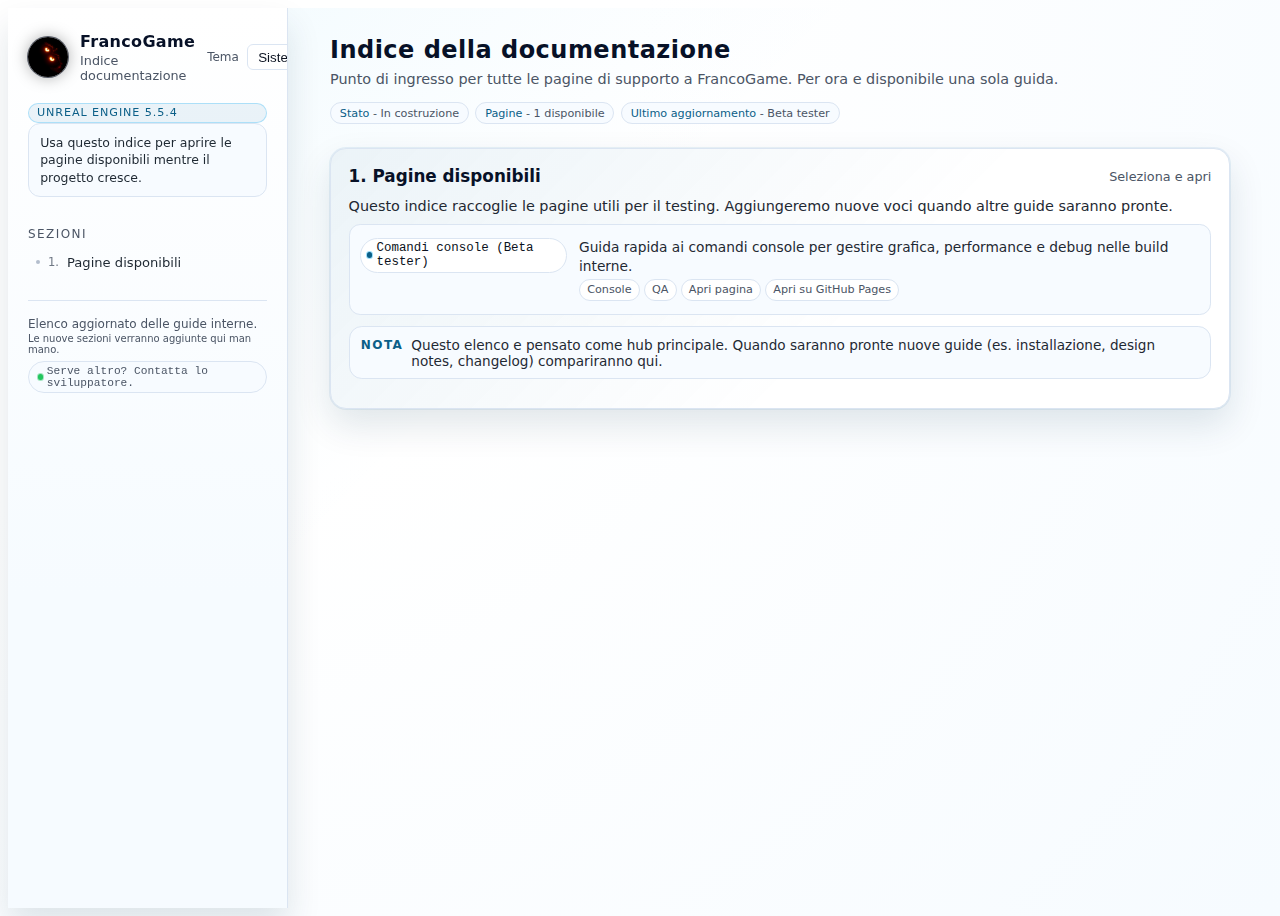
<file: index.html>
<!DOCTYPE html>
<html lang="it">
<head>
  <meta charset="UTF-8">
  <title>FrancoGame - Indice documentazione</title>
  <meta name="viewport" content="width=device-width, initial-scale=1">
  <meta name="color-scheme" content="dark light">

  <script>
    (function() {
      const storageKey = 'francogame-theme';
      const prefersDark = window.matchMedia('(prefers-color-scheme: dark)').matches;
      let saved = null;

      try { saved = localStorage.getItem(storageKey); } catch (_) {}

      const mode = saved === 'light' || saved === 'dark' ? saved : 'system';
      const resolved = mode === 'dark' ? 'dark' : mode === 'light' ? 'light' : (prefersDark ? 'dark' : 'light');
      document.documentElement.classList.add(resolved === 'dark' ? 'theme-dark' : 'theme-light');
    })();
  </script>

  <link rel="stylesheet" href="./assets/style.css">

</head>
<body>

  <aside class="sidebar">
    <div class="sidebar-header">
      <div class="logo-circle">FG</div>
      <div class="sidebar-title-block">
        <div class="sidebar-title">FrancoGame</div>
        <div class="sidebar-subtitle">Indice documentazione</div>
      </div>
      <div style="margin-left:auto; display:flex; align-items:center; gap:0.5rem;">
        <label for="themeSelect" style="font-size:0.75rem; color:var(--text-soft);">Tema</label>
        <select id="themeSelect" aria-label="Seleziona tema" style="background:var(--bg-elevated); color:var(--text-main); border:1px solid var(--border-subtle); padding:0.22rem 0.4rem; border-radius:6px;">
          <option value="system">Sistema</option>
          <option value="light">Chiaro</option>
          <option value="dark">Scuro</option>
        </select>
      </div>
    </div>

    <div class="badge-engine">Unreal Engine 5.5.4</div>

    <div class="sidebar-note">
      Usa questo indice per aprire le pagine disponibili mentre il progetto cresce.
    </div>

    <div>
      <p class="nav-section-title">Sezioni</p>
      <ul class="nav-list">
        <li><a href="#docs"><span class="nav-bullet"></span><span class="section-index">1.</span> Pagine disponibili</a></li>
      </ul>
    </div>

    <div class="nav-footer">
      Elenco aggiornato delle guide interne.
      <small>Le nuove sezioni verranno aggiunte qui man mano.</small>
      <div class="nav-footer-code">
        <span class="nav-footer-dot"></span>
        <span>Serve altro? Contatta lo sviluppatore.</span>
      </div>
    </div>
  </aside>

  <main class="content">
    <div class="content-inner">

      <header class="page-header">
        <h1 class="page-title">Indice della documentazione</h1>
        <p class="page-subtitle">
          Punto di ingresso per tutte le pagine di supporto a FrancoGame. Per ora e disponibile una sola guida.
        </p>
        <div class="tag-row">
          <div class="tag-pill"><strong>Stato</strong> - In costruzione</div>
          <div class="tag-pill"><strong>Pagine</strong> - 1 disponibile</div>
          <div class="tag-pill"><strong>Ultimo aggiornamento</strong> - Beta tester</div>
        </div>
      </header>

      <section id="docs">
        <h2>1. Pagine disponibili <span class="section-label">Seleziona e apri</span></h2>
        <p>
          Questo indice raccoglie le pagine utili per il testing. Aggiungeremo nuove voci quando altre guide saranno pronte.
        </p>

        <div class="cmd-group">
          <div class="cmd-row">
            <div class="cmd-name">
              <span class="dot"></span>
              <a href="https://papin-network.github.io/FrancoGame-Docs/beta-tester/" style="color:var(--text-main); text-decoration:none;">Comandi console (Beta tester)</a>
            </div>
            <div class="cmd-desc">
              Guida rapida ai comandi console per gestire grafica, performance e debug nelle build interne.
              <div class="cmd-tag-row">
                <span class="cmd-tag">Console</span>
                <span class="cmd-tag">QA</span>
                <a href="./beta-tester/index.html" class="cmd-tag" style="text-decoration:none;">Apri pagina</a>
                <a href="https://papin-network.github.io/FrancoGame-Docs/beta-tester/" class="cmd-tag" style="text-decoration:none;">Apri su GitHub Pages</a>
              </div>
            </div>
          </div>
        </div>

        <div class="callout">
          <div class="callout-label">Nota</div>
          <div>
            Questo elenco e pensato come hub principale. Quando saranno pronte nuove guide (es. installazione, design notes, changelog) compariranno qui.
          </div>
        </div>
      </section>

    </div>
  </main>

  <script>
    (function() {
      const select = document.getElementById('themeSelect');
      const storageKey = 'francogame-theme';
      const prefersDarkMQ = window.matchMedia('(prefers-color-scheme: dark)');
      const colorSchemeMeta = document.querySelector('meta[name="color-scheme"]');

      const safeGet = () => {
        try { return localStorage.getItem(storageKey) || 'system'; } catch (_) { return 'system'; }
      };

      const safeSet = (val) => {
        try { localStorage.setItem(storageKey, val); } catch (_) {}
      };

      function applyTheme(mode) {
        const resolved = mode === 'dark'
          ? 'dark'
          : mode === 'light'
            ? 'light'
            : (prefersDarkMQ.matches ? 'dark' : 'light');

        document.documentElement.classList.toggle('theme-dark', resolved === 'dark');
        document.documentElement.classList.toggle('theme-light', resolved === 'light');
        colorSchemeMeta?.setAttribute('content', resolved === 'dark' ? 'dark light' : 'light dark');
      }

      const saved = safeGet();
      select.value = saved;
      applyTheme(saved);

      select.addEventListener('change', function() {
        const val = select.value;
        safeSet(val);
        applyTheme(val);
      });

      prefersDarkMQ.addEventListener('change', () => {
        if (safeGet() === 'system') {
          applyTheme('system');
        }
      });
    })();
  </script>

</body>
</html>
</file>
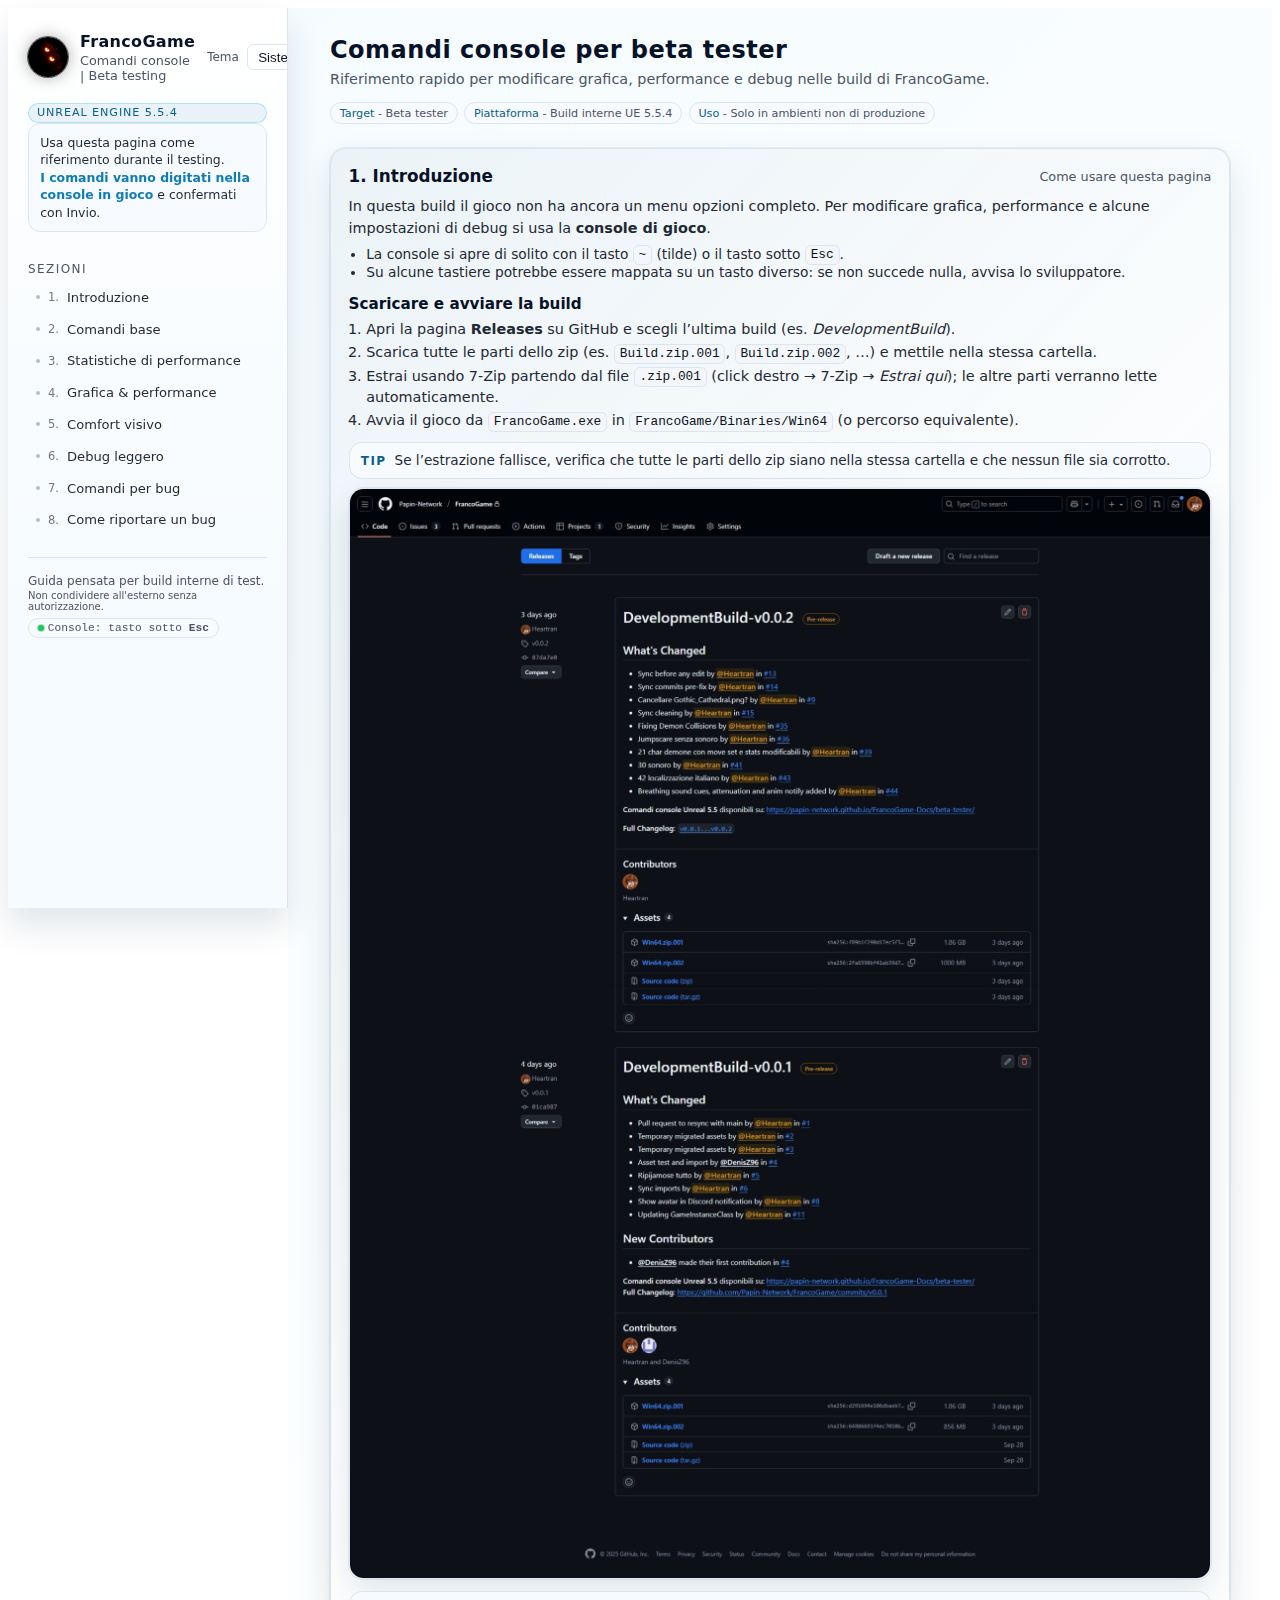
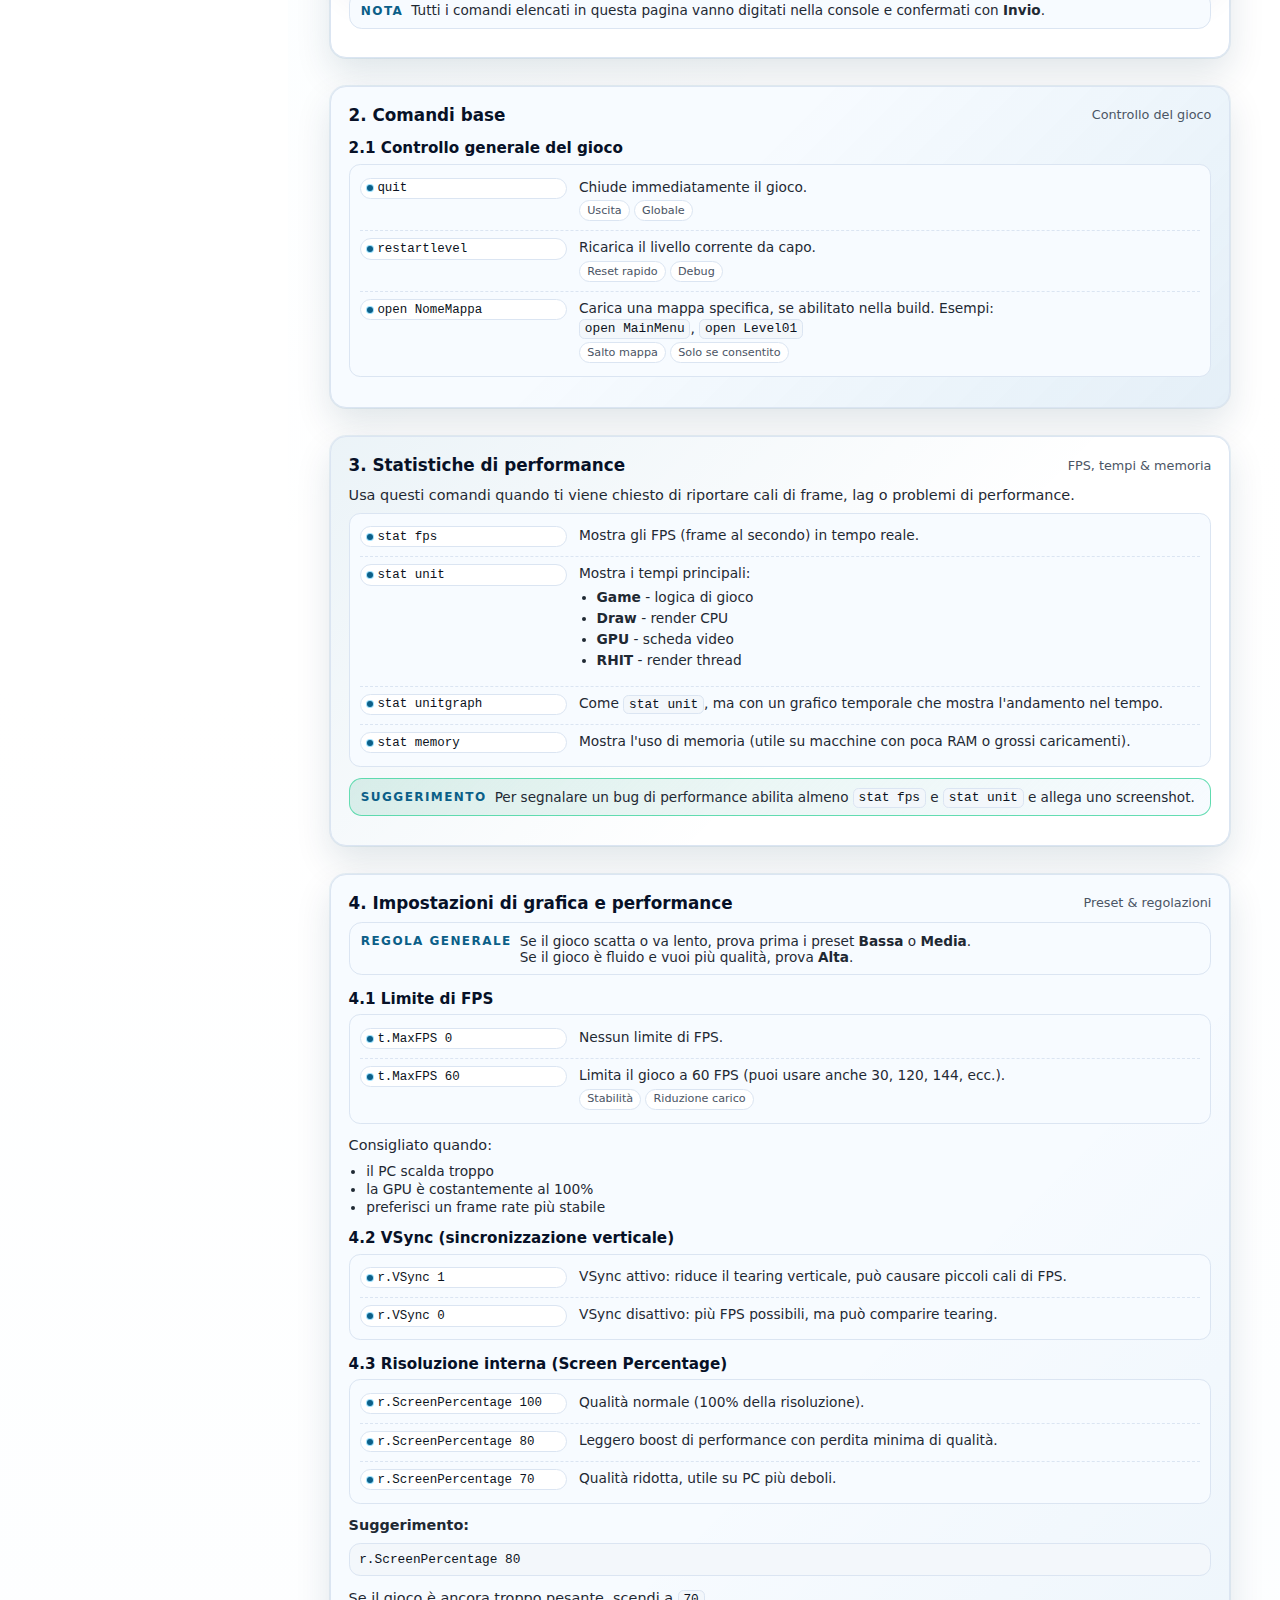
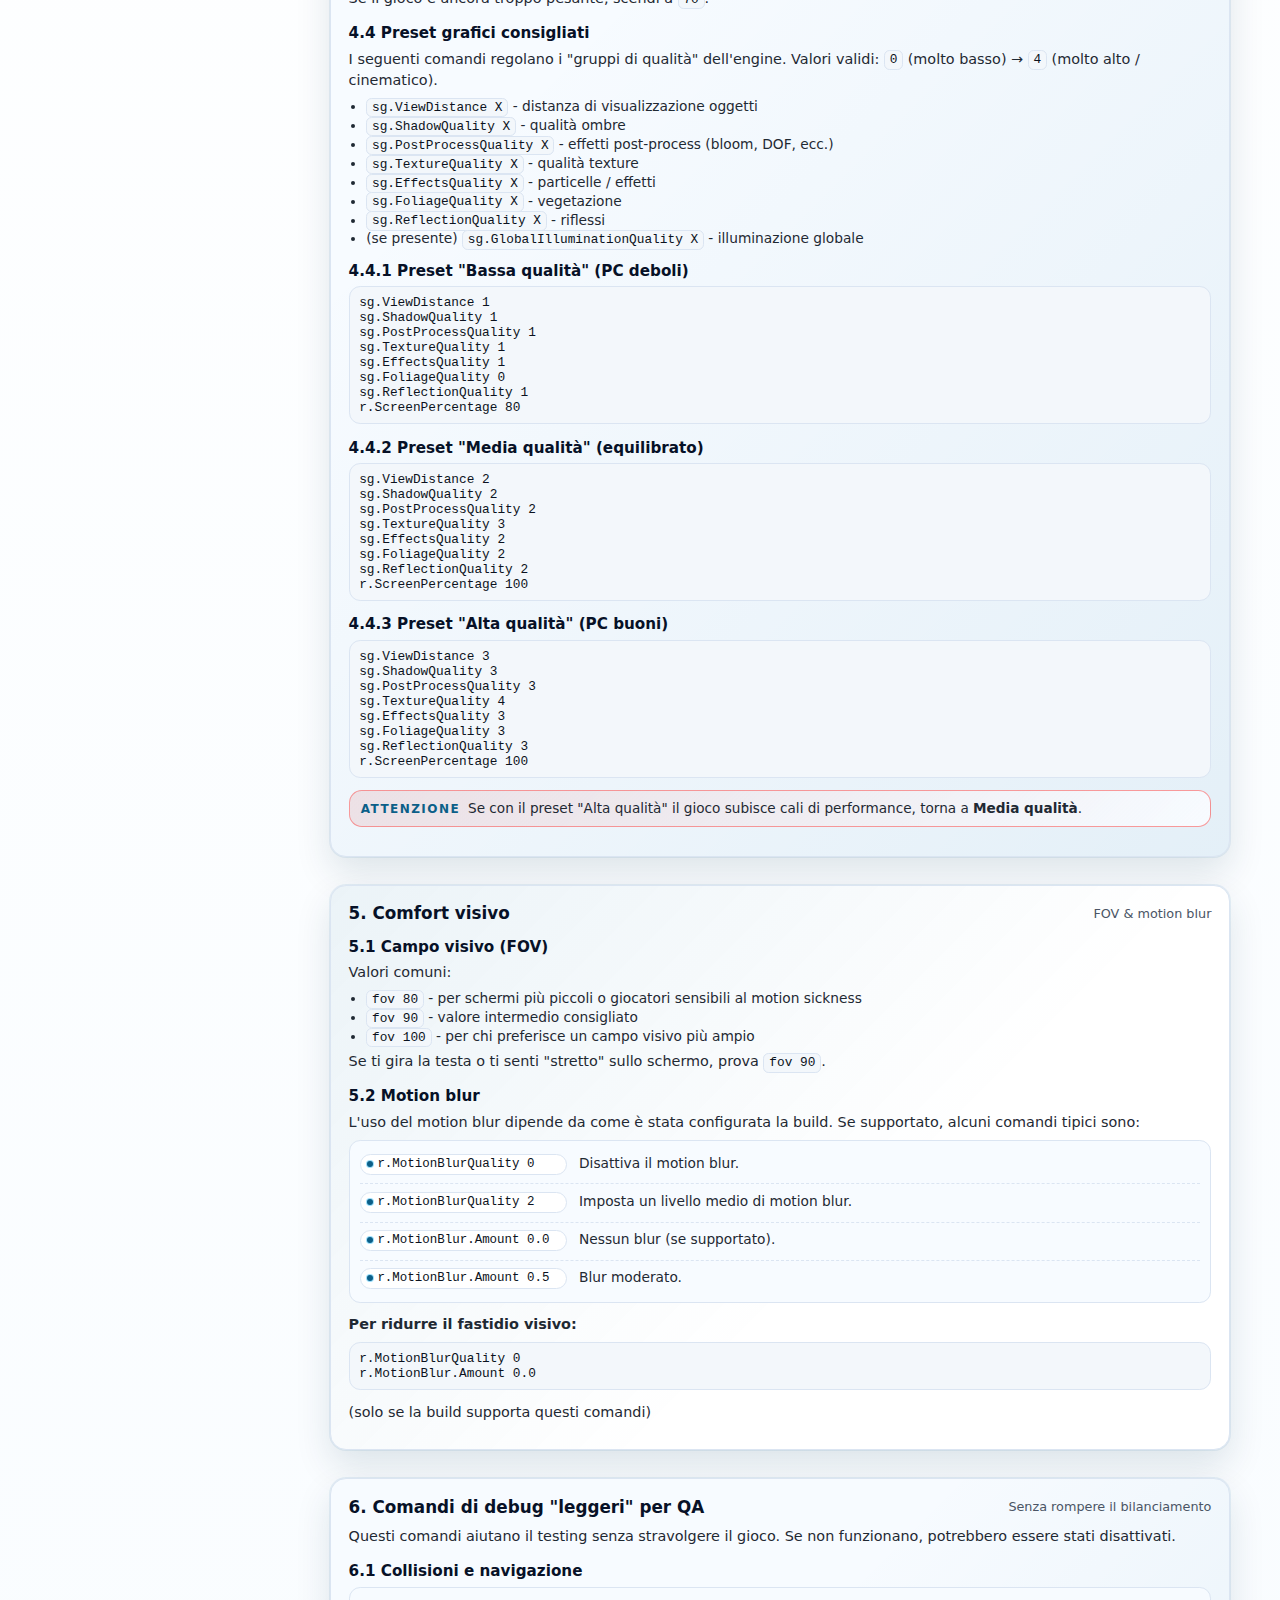
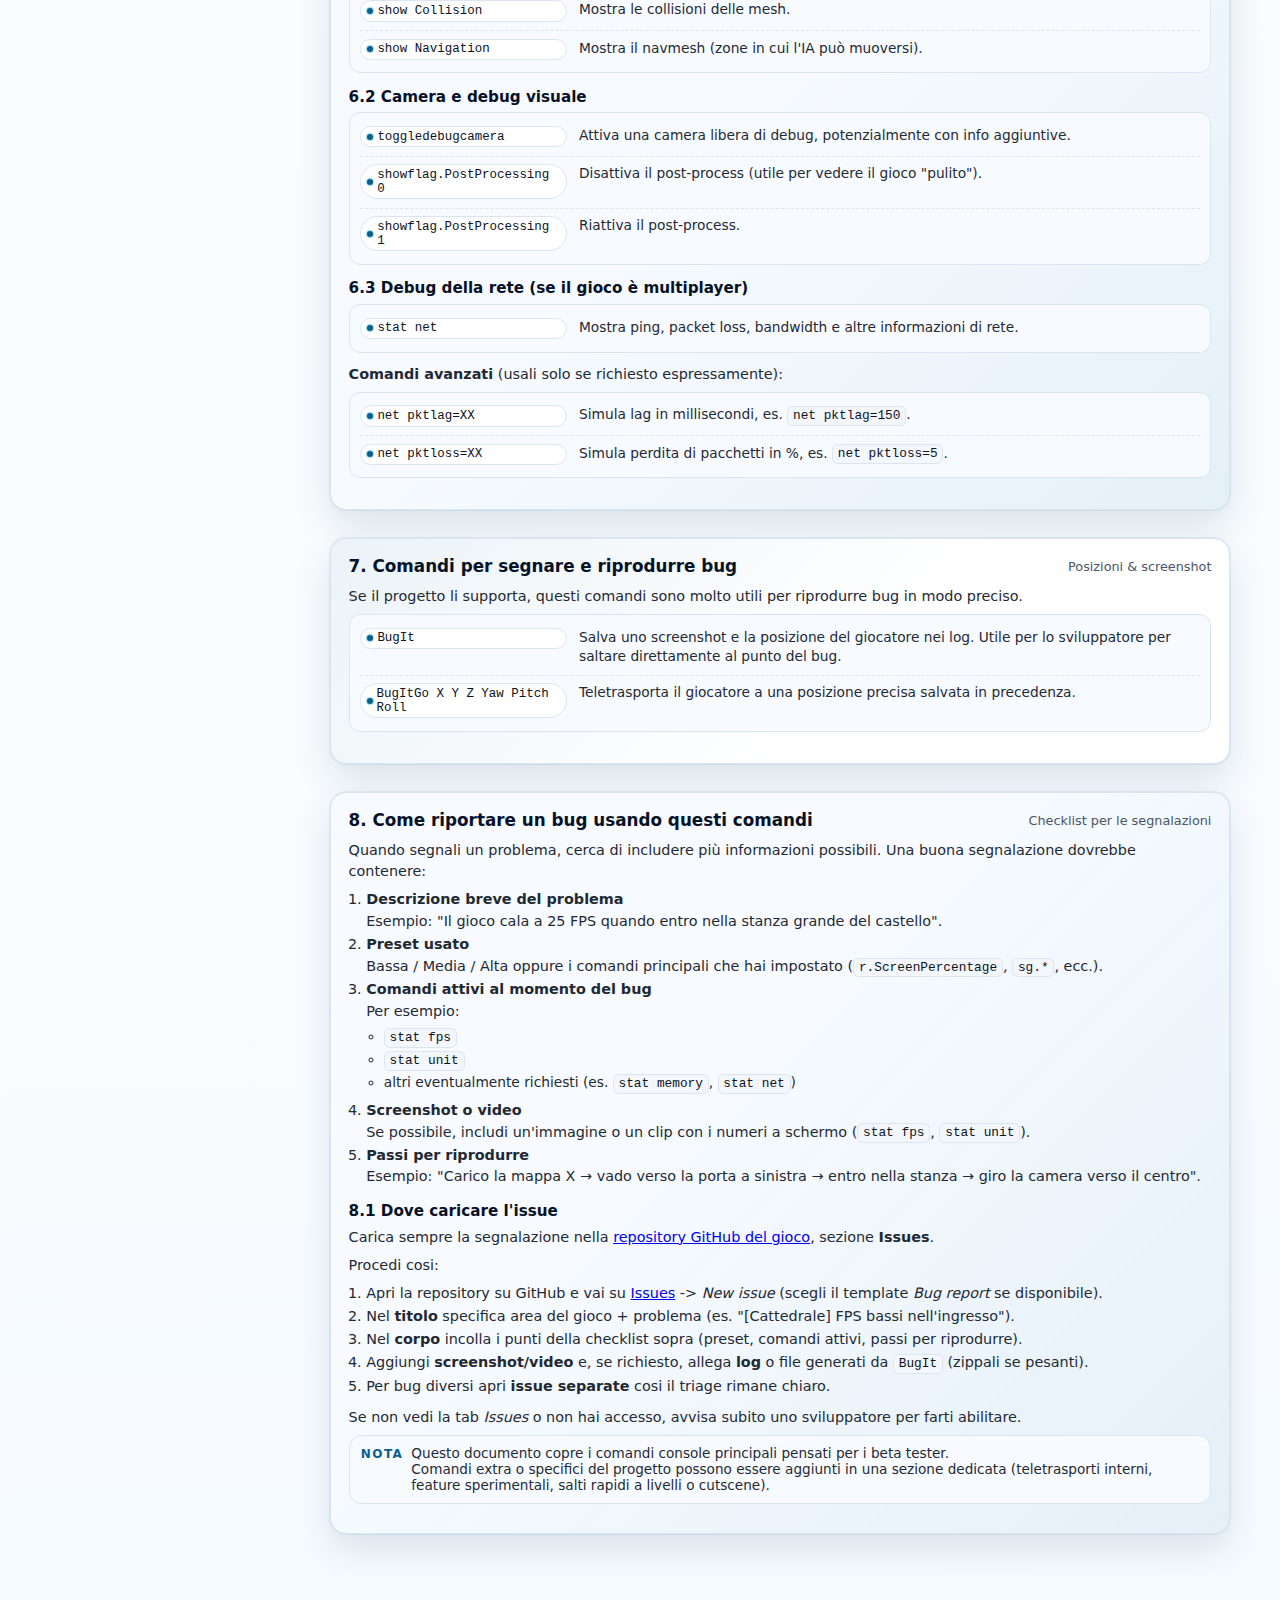
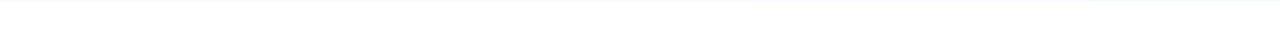
<file: beta-tester/index.html>
﻿<!DOCTYPE html>
<html lang="it">
<head>
  <meta charset="UTF-8">
  <title>FrancoGame - Comandi console (Beta Tester)</title>
  <meta name="viewport" content="width=device-width, initial-scale=1">
  <meta name="color-scheme" content="dark light">

  <script>
    (function() {
      const storageKey = 'francogame-theme';
      const prefersDark = window.matchMedia('(prefers-color-scheme: dark)').matches;
      let saved = null;

      try { saved = localStorage.getItem(storageKey); } catch (_) {}

      const mode = saved === 'light' || saved === 'dark' ? saved : 'system';
      const resolved = mode === 'dark' ? 'dark' : mode === 'light' ? 'light' : (prefersDark ? 'dark' : 'light');
      document.documentElement.classList.add(resolved === 'dark' ? 'theme-dark' : 'theme-light');
    })();
  </script>

  <link rel="stylesheet" href="../assets/style.css">

</head>
<body>

  <aside class="sidebar">
    <div class="sidebar-header">
      <div class="logo-circle">FG</div>
      <div class="sidebar-title-block">
        <div class="sidebar-title">FrancoGame</div>
        <div class="sidebar-subtitle">Comandi console | Beta testing</div>
      </div>
      <div style="margin-left:auto; display:flex; align-items:center; gap:0.5rem;">
        <label for="themeSelect" style="font-size:0.75rem; color:var(--text-soft);">Tema</label>
        <select id="themeSelect" aria-label="Seleziona tema" style="background:var(--bg-elevated); color:var(--text-main); border:1px solid var(--border-subtle); padding:0.22rem 0.4rem; border-radius:6px;">
          <option value="system">Sistema</option>
          <option value="light">Chiaro</option>
          <option value="dark">Scuro</option>
        </select>
      </div>
    </div>

    <div class="badge-engine">Unreal Engine 5.5.4</div>

    <div class="sidebar-note">
      Usa questa pagina come riferimento durante il testing.<br>
      <strong>I comandi vanno digitati nella console in gioco</strong> e confermati con Invio.
    </div>

    <div>
      <p class="nav-section-title">Sezioni</p>
      <ul class="nav-list">
        <li><a href="#intro"><span class="nav-bullet"></span><span class="section-index">1.</span> Introduzione</a></li>
        <li><a href="#base"><span class="nav-bullet"></span><span class="section-index">2.</span> Comandi base</a></li>
        <li><a href="#perf"><span class="nav-bullet"></span><span class="section-index">3.</span> Statistiche di performance</a></li>
        <li><a href="#gfx"><span class="nav-bullet"></span><span class="section-index">4.</span> Grafica &amp; performance</a></li>
        <li><a href="#comfort"><span class="nav-bullet"></span><span class="section-index">5.</span> Comfort visivo</a></li>
        <li><a href="#debug"><span class="nav-bullet"></span><span class="section-index">6.</span> Debug leggero</a></li>
        <li><a href="#bug"><span class="nav-bullet"></span><span class="section-index">7.</span> Comandi per bug</a></li>
        <li><a href="#report"><span class="nav-bullet"></span><span class="section-index">8.</span> Come riportare un bug</a></li>
      </ul>
    </div>

    <div class="nav-footer">
      Guida pensata per build interne di test.
      <small>Non condividere all'esterno senza autorizzazione.</small>
      <div class="nav-footer-code">
        <span class="nav-footer-dot"></span>
        <span>Console: tasto sotto <strong>Esc</strong></span>
      </div>
    </div>
  </aside>

  <main class="content">
    <div class="content-inner">

      <header class="page-header">
        <h1 class="page-title">Comandi console per beta tester</h1>
        <p class="page-subtitle">
          Riferimento rapido per modificare grafica, performance e debug nelle build di FrancoGame.
        </p>
        <div class="tag-row">
          <div class="tag-pill"><strong>Target</strong> - Beta tester</div>
          <div class="tag-pill"><strong>Piattaforma</strong> - Build interne UE 5.5.4</div>
          <div class="tag-pill"><strong>Uso</strong> - Solo in ambienti non di produzione</div>
        </div>
      </header>

      <!-- 1. Introduzione -->
      <section id="intro">
        <h2>
          1. Introduzione
          <span class="section-label">Come usare questa pagina</span>
        </h2>
        <p>
          In questa build il gioco non ha ancora un menu opzioni completo. Per modificare grafica, performance e alcune impostazioni di debug
          si usa la <strong>console di gioco</strong>.
        </p>
        <ul class="compact">
          <li>La console si apre di solito con il tasto <code>~</code> (tilde) o il tasto sotto <code>Esc</code>.</li>
          <li>Su alcune tastiere potrebbe essere mappata su un tasto diverso: se non succede nulla, avvisa lo sviluppatore.</li>
        </ul>
        <h3>Scaricare e avviare la build</h3>
        <ol style="margin:0.35rem 0 0.6rem 1.1rem; padding:0; color:var(--text-muted); font-size:0.9rem; line-height:1.5;">
          <li>Apri la pagina <strong>Releases</strong> su GitHub e scegli l’ultima build (es. <em>DevelopmentBuild</em>).</li>
          <li>Scarica tutte le parti dello zip (es. <code>Build.zip.001</code>, <code>Build.zip.002</code>, …) e mettile nella stessa cartella.</li>
          <li>Estrai usando 7-Zip partendo dal file <code>.zip.001</code> (click destro → 7-Zip → <em>Estrai qui</em>); le altre parti verranno lette automaticamente.</li>
          <li>Avvia il gioco da <code>FrancoGame.exe</code> in <code>FrancoGame/Binaries/Win64</code> (o percorso equivalente).</li>
        </ol>
        <div class="callout">
          <div class="callout-label">Tip</div>
          <div>Se l’estrazione fallisce, verifica che tutte le parti dello zip siano nella stessa cartella e che nessun file sia corrotto.</div>
        </div>
        <div style="margin:0.6rem 0 0.8rem;">
          <img src="../assets/img/Screenshot_30-11-2025_194225_github.com.jpeg" alt="Esempio di pagina Releases su GitHub" style="width:100%; border-radius:0.9rem; border:1px solid var(--border-subtle); box-shadow: var(--shadow-elevated); display:block;">
        </div>
        <div class="callout">
          <div class="callout-label">Nota</div>
          <div>
            Tutti i comandi elencati in questa pagina vanno digitati nella console e confermati con <strong>Invio</strong>.
          </div>
        </div>
      </section>

      <!-- 2. Comandi base -->
      <section id="base" class="alt">
        <h2>2. Comandi base <span class="section-label">Controllo del gioco</span></h2>

        <h3>2.1 Controllo generale del gioco</h3>

        <div class="cmd-group">
          <div class="cmd-row">
            <div class="cmd-name"><span class="dot"></span><span>quit</span></div>
            <div class="cmd-desc">
              Chiude immediatamente il gioco.
              <div class="cmd-tag-row">
                <span class="cmd-tag">Uscita</span>
                <span class="cmd-tag">Globale</span>
              </div>
            </div>
          </div>

          <div class="cmd-row">
            <div class="cmd-name"><span class="dot"></span><span>restartlevel</span></div>
            <div class="cmd-desc">
              Ricarica il livello corrente da capo.
              <div class="cmd-tag-row">
                <span class="cmd-tag">Reset rapido</span>
                <span class="cmd-tag">Debug</span>
              </div>
            </div>
          </div>

          <div class="cmd-row">
            <div class="cmd-name"><span class="dot"></span><span>open NomeMappa</span></div>
            <div class="cmd-desc">
              Carica una mappa specifica, se abilitato nella build. Esempi:
              <br><code>open MainMenu</code>, <code>open Level01</code>
              <div class="cmd-tag-row">
                <span class="cmd-tag">Salto mappa</span>
                <span class="cmd-tag">Solo se consentito</span>
              </div>
            </div>
          </div>
        </div>
      </section>

      <!-- 3. Statistiche di performance -->
      <section id="perf">
        <h2>3. Statistiche di performance <span class="section-label">FPS, tempi &amp; memoria</span></h2>

        <p>
          Usa questi comandi quando ti viene chiesto di riportare cali di frame, lag o problemi di performance.
        </p>

        <div class="cmd-group">
          <div class="cmd-row">
            <div class="cmd-name"><span class="dot"></span><span>stat fps</span></div>
            <div class="cmd-desc">
              Mostra gli FPS (frame al secondo) in tempo reale.
            </div>
          </div>

          <div class="cmd-row">
            <div class="cmd-name"><span class="dot"></span><span>stat unit</span></div>
            <div class="cmd-desc">
              Mostra i tempi principali:
              <ul class="compact">
                <li><strong>Game</strong> - logica di gioco</li>
                <li><strong>Draw</strong> - render CPU</li>
                <li><strong>GPU</strong> - scheda video</li>
                <li><strong>RHIT</strong> - render thread</li>
              </ul>
            </div>
          </div>

          <div class="cmd-row">
            <div class="cmd-name"><span class="dot"></span><span>stat unitgraph</span></div>
            <div class="cmd-desc">
              Come <code>stat unit</code>, ma con un grafico temporale che mostra l'andamento nel tempo.
            </div>
          </div>

          <div class="cmd-row">
            <div class="cmd-name"><span class="dot"></span><span>stat memory</span></div>
            <div class="cmd-desc">
              Mostra l'uso di memoria (utile su macchine con poca RAM o grossi caricamenti).
            </div>
          </div>
        </div>

        <div class="callout success">
          <div class="callout-label">Suggerimento</div>
          <div>
            Per segnalare un bug di performance abilita almeno <code>stat fps</code> e <code>stat unit</code> e allega uno screenshot.
          </div>
        </div>
      </section>

      <!-- 4. Grafica & performance -->
      <section id="gfx" class="alt">
        <h2>4. Impostazioni di grafica e performance <span class="section-label">Preset &amp; regolazioni</span></h2>

        <div class="callout">
          <div class="callout-label">Regola generale</div>
          <div>
            Se il gioco scatta o va lento, prova prima i preset <strong>Bassa</strong> o <strong>Media</strong>.<br>
            Se il gioco è fluido e vuoi più qualità, prova <strong>Alta</strong>.
          </div>
        </div>

        <h3>4.1 Limite di FPS</h3>
        <div class="cmd-group">
          <div class="cmd-row">
            <div class="cmd-name"><span class="dot"></span><span>t.MaxFPS 0</span></div>
            <div class="cmd-desc">
              Nessun limite di FPS.
            </div>
          </div>
          <div class="cmd-row">
            <div class="cmd-name"><span class="dot"></span><span>t.MaxFPS 60</span></div>
            <div class="cmd-desc">
              Limita il gioco a 60 FPS (puoi usare anche 30, 120, 144, ecc.).
              <div class="cmd-tag-row">
                <span class="cmd-tag">Stabilità</span>
                <span class="cmd-tag">Riduzione carico</span>
              </div>
            </div>
          </div>
        </div>

        <p>Consigliato quando:</p>
        <ul class="compact">
          <li>il PC scalda troppo</li>
          <li>la GPU è costantemente al 100%</li>
          <li>preferisci un frame rate più stabile</li>
        </ul>

        <h3>4.2 VSync (sincronizzazione verticale)</h3>

        <div class="cmd-group">
          <div class="cmd-row">
            <div class="cmd-name"><span class="dot"></span><span>r.VSync 1</span></div>
            <div class="cmd-desc">
              VSync attivo: riduce il tearing verticale, può causare piccoli cali di FPS.
            </div>
          </div>
          <div class="cmd-row">
            <div class="cmd-name"><span class="dot"></span><span>r.VSync 0</span></div>
            <div class="cmd-desc">
              VSync disattivo: più FPS possibili, ma può comparire tearing.
            </div>
          </div>
        </div>

        <h3>4.3 Risoluzione interna (Screen Percentage)</h3>

        <div class="cmd-group">
          <div class="cmd-row">
            <div class="cmd-name"><span class="dot"></span><span>r.ScreenPercentage 100</span></div>
            <div class="cmd-desc">Qualità normale (100% della risoluzione).</div>
          </div>
          <div class="cmd-row">
            <div class="cmd-name"><span class="dot"></span><span>r.ScreenPercentage 80</span></div>
            <div class="cmd-desc">Leggero boost di performance con perdita minima di qualità.</div>
          </div>
          <div class="cmd-row">
            <div class="cmd-name"><span class="dot"></span><span>r.ScreenPercentage 70</span></div>
            <div class="cmd-desc">Qualità ridotta, utile su PC più deboli.</div>
          </div>
        </div>

        <p><strong>Suggerimento:</strong></p>
        <pre><code>r.ScreenPercentage 80</code></pre>
        <p>
          Se il gioco è ancora troppo pesante, scendi a <code>70</code>.
        </p>

        <h3>4.4 Preset grafici consigliati</h3>
        <p>
          I seguenti comandi regolano i "gruppi di qualità" dell'engine. Valori validi:
          <code>0</code> (molto basso) → <code>4</code> (molto alto / cinematico).
        </p>
        <ul class="compact">
          <li><code>sg.ViewDistance X</code> - distanza di visualizzazione oggetti</li>
          <li><code>sg.ShadowQuality X</code> - qualità ombre</li>
          <li><code>sg.PostProcessQuality X</code> - effetti post-process (bloom, DOF, ecc.)</li>
          <li><code>sg.TextureQuality X</code> - qualità texture</li>
          <li><code>sg.EffectsQuality X</code> - particelle / effetti</li>
          <li><code>sg.FoliageQuality X</code> - vegetazione</li>
          <li><code>sg.ReflectionQuality X</code> - riflessi</li>
          <li>(se presente) <code>sg.GlobalIlluminationQuality X</code> - illuminazione globale</li>
        </ul>

        <h3>4.4.1 Preset "Bassa qualità" (PC deboli)</h3>
        <pre><code>sg.ViewDistance 1
sg.ShadowQuality 1
sg.PostProcessQuality 1
sg.TextureQuality 1
sg.EffectsQuality 1
sg.FoliageQuality 0
sg.ReflectionQuality 1
r.ScreenPercentage 80</code></pre>

        <h3>4.4.2 Preset "Media qualità" (equilibrato)</h3>
        <pre><code>sg.ViewDistance 2
sg.ShadowQuality 2
sg.PostProcessQuality 2
sg.TextureQuality 3
sg.EffectsQuality 2
sg.FoliageQuality 2
sg.ReflectionQuality 2
r.ScreenPercentage 100</code></pre>

        <h3>4.4.3 Preset "Alta qualità" (PC buoni)</h3>
        <pre><code>sg.ViewDistance 3
sg.ShadowQuality 3
sg.PostProcessQuality 3
sg.TextureQuality 4
sg.EffectsQuality 3
sg.FoliageQuality 3
sg.ReflectionQuality 3
r.ScreenPercentage 100</code></pre>

        <div class="callout danger">
          <div class="callout-label">Attenzione</div>
          <div>
            Se con il preset "Alta qualità" il gioco subisce cali di performance, torna a <strong>Media qualità</strong>.
          </div>
        </div>
      </section>

      <!-- 5. Comfort visivo -->
      <section id="comfort">
        <h2>5. Comfort visivo <span class="section-label">FOV &amp; motion blur</span></h2>

        <h3>5.1 Campo visivo (FOV)</h3>

        <p>Valori comuni:</p>
        <ul class="compact">
          <li><code>fov 80</code> - per schermi più piccoli o giocatori sensibili al motion sickness</li>
          <li><code>fov 90</code> - valore intermedio consigliato</li>
          <li><code>fov 100</code> - per chi preferisce un campo visivo più ampio</li>
        </ul>

        <p>
          Se ti gira la testa o ti senti "stretto" sullo schermo, prova <code>fov 90</code>.
        </p>

        <h3>5.2 Motion blur</h3>
        <p>
          L'uso del motion blur dipende da come è stata configurata la build. Se supportato, alcuni comandi tipici sono:
        </p>

        <div class="cmd-group">
          <div class="cmd-row">
            <div class="cmd-name"><span class="dot"></span><span>r.MotionBlurQuality 0</span></div>
            <div class="cmd-desc">Disattiva il motion blur.</div>
          </div>
          <div class="cmd-row">
            <div class="cmd-name"><span class="dot"></span><span>r.MotionBlurQuality 2</span></div>
            <div class="cmd-desc">Imposta un livello medio di motion blur.</div>
          </div>
          <div class="cmd-row">
            <div class="cmd-name"><span class="dot"></span><span>r.MotionBlur.Amount 0.0</span></div>
            <div class="cmd-desc">Nessun blur (se supportato).</div>
          </div>
          <div class="cmd-row">
            <div class="cmd-name"><span class="dot"></span><span>r.MotionBlur.Amount 0.5</span></div>
            <div class="cmd-desc">Blur moderato.</div>
          </div>
        </div>

        <p><strong>Per ridurre il fastidio visivo:</strong></p>
        <pre><code>r.MotionBlurQuality 0
r.MotionBlur.Amount 0.0</code></pre>
        <p>(solo se la build supporta questi comandi)</p>
      </section>

      <!-- 6. Debug leggero -->
      <section id="debug" class="alt">
        <h2>6. Comandi di debug "leggeri" per QA <span class="section-label">Senza rompere il bilanciamento</span></h2>

        <p>
          Questi comandi aiutano il testing senza stravolgere il gioco. Se non funzionano, potrebbero essere stati disattivati.
        </p>

        <h3>6.1 Collisioni e navigazione</h3>
        <div class="cmd-group">
          <div class="cmd-row">
            <div class="cmd-name"><span class="dot"></span><span>show Collision</span></div>
            <div class="cmd-desc">Mostra le collisioni delle mesh.</div>
          </div>
          <div class="cmd-row">
            <div class="cmd-name"><span class="dot"></span><span>show Navigation</span></div>
            <div class="cmd-desc">Mostra il navmesh (zone in cui l'IA può muoversi).</div>
          </div>
        </div>

        <h3>6.2 Camera e debug visuale</h3>
        <div class="cmd-group">
          <div class="cmd-row">
            <div class="cmd-name"><span class="dot"></span><span>toggledebugcamera</span></div>
            <div class="cmd-desc">Attiva una camera libera di debug, potenzialmente con info aggiuntive.</div>
          </div>
          <div class="cmd-row">
            <div class="cmd-name"><span class="dot"></span><span>showflag.PostProcessing 0</span></div>
            <div class="cmd-desc">Disattiva il post-process (utile per vedere il gioco "pulito").</div>
          </div>
          <div class="cmd-row">
            <div class="cmd-name"><span class="dot"></span><span>showflag.PostProcessing 1</span></div>
            <div class="cmd-desc">Riattiva il post-process.</div>
          </div>
        </div>

        <h3>6.3 Debug della rete (se il gioco è multiplayer)</h3>
        <div class="cmd-group">
          <div class="cmd-row">
            <div class="cmd-name"><span class="dot"></span><span>stat net</span></div>
            <div class="cmd-desc">Mostra ping, packet loss, bandwidth e altre informazioni di rete.</div>
          </div>
        </div>

        <p><strong>Comandi avanzati</strong> (usali solo se richiesto espressamente):</p>
        <div class="cmd-group">
          <div class="cmd-row">
            <div class="cmd-name"><span class="dot"></span><span>net pktlag=XX</span></div>
            <div class="cmd-desc">Simula lag in millisecondi, es. <code>net pktlag=150</code>.</div>
          </div>
          <div class="cmd-row">
            <div class="cmd-name"><span class="dot"></span><span>net pktloss=XX</span></div>
            <div class="cmd-desc">Simula perdita di pacchetti in %, es. <code>net pktloss=5</code>.</div>
          </div>
        </div>
      </section>

      <!-- 7. Comandi per bug -->
      <section id="bug">
        <h2>7. Comandi per segnare e riprodurre bug <span class="section-label">Posizioni &amp; screenshot</span></h2>

        <p>
          Se il progetto li supporta, questi comandi sono molto utili per riprodurre bug in modo preciso.
        </p>

        <div class="cmd-group">
          <div class="cmd-row">
            <div class="cmd-name"><span class="dot"></span><span>BugIt</span></div>
            <div class="cmd-desc">
              Salva uno screenshot e la posizione del giocatore nei log. Utile per lo sviluppatore per saltare direttamente al punto del bug.
            </div>
          </div>
          <div class="cmd-row">
            <div class="cmd-name"><span class="dot"></span><span>BugItGo X Y Z Yaw Pitch Roll</span></div>
            <div class="cmd-desc">
              Teletrasporta il giocatore a una posizione precisa salvata in precedenza.
            </div>
          </div>
        </div>
      </section>

      <!-- 8. Come riportare un bug -->
      <section id="report" class="alt">
        <h2>8. Come riportare un bug usando questi comandi <span class="section-label">Checklist per le segnalazioni</span></h2>

        <p>
          Quando segnali un problema, cerca di includere più informazioni possibili. Una buona segnalazione dovrebbe contenere:
        </p>

        <ol style="margin:0.4rem 0 0.6rem 1.1rem; padding:0; color:var(--text-muted); font-size:0.9rem; line-height:1.5;">
          <li>
            <strong>Descrizione breve del problema</strong><br>
            Esempio: "Il gioco cala a 25 FPS quando entro nella stanza grande del castello".
          </li>
          <li>
            <strong>Preset usato</strong><br>
            Bassa / Media / Alta oppure i comandi principali che hai impostato (<code>r.ScreenPercentage</code>, <code>sg.*</code>, ecc.).
          </li>
          <li>
            <strong>Comandi attivi al momento del bug</strong><br>
            Per esempio:
            <ul class="compact">
              <li><code>stat fps</code></li>
              <li><code>stat unit</code></li>
              <li>altri eventualmente richiesti (es. <code>stat memory</code>, <code>stat net</code>)</li>
            </ul>
          </li>
          <li>
            <strong>Screenshot o video</strong><br>
            Se possibile, includi un'immagine o un clip con i numeri a schermo (<code>stat fps</code>, <code>stat unit</code>).
          </li>
          <li>
            <strong>Passi per riprodurre</strong><br>
            Esempio: "Carico la mappa X → vado verso la porta a sinistra → entro nella stanza → giro la camera verso il centro".
          </li>
        </ol>

        <h3>8.1 Dove caricare l'issue</h3>
        <p>Carica sempre la segnalazione nella <a href="https://github.com/Papin-Network/FrancoGame" title="FrancoGame - GitHub">repository GitHub del gioco</a>, sezione <strong>Issues</strong>.</p>
        <p>Procedi cosi:</p>
        <ol style="margin:0.35rem 0 0.6rem 1.1rem; padding:0; color:var(--text-muted); font-size:0.9rem; line-height:1.5;">
          <li>Apri la repository su GitHub e vai su <a href="https://github.com/Papin-Network/FrancoGame/issues">Issues</a> -> <em>New issue</em> (scegli il template <em>Bug report</em> se disponibile).</li>
          <li>Nel <strong>titolo</strong> specifica area del gioco + problema (es. "[Cattedrale] FPS bassi nell'ingresso").</li>
          <li>Nel <strong>corpo</strong> incolla i punti della checklist sopra (preset, comandi attivi, passi per riprodurre).</li>
          <li>Aggiungi <strong>screenshot/video</strong> e, se richiesto, allega <strong>log</strong> o file generati da <code>BugIt</code> (zippali se pesanti).</li>
          <li>Per bug diversi apri <strong>issue separate</strong> cosi il triage rimane chiaro.</li>
        </ol>
        <p>Se non vedi la tab <em>Issues</em> o non hai accesso, avvisa subito uno sviluppatore per farti abilitare.</p>

        <div class="callout">
          <div class="callout-label">Nota</div>
          <div>
            Questo documento copre i comandi console principali pensati per i beta tester.<br>
            Comandi extra o specifici del progetto possono essere aggiunti in una sezione dedicata (teletrasporti interni, feature sperimentali, salti rapidi a livelli o cutscene).
          </div>
        </div>
      </section>

    </div>
  </main>

  <script>
    (function() {
      const select = document.getElementById('themeSelect');
      const storageKey = 'francogame-theme';
      const prefersDarkMQ = window.matchMedia('(prefers-color-scheme: dark)');
      const colorSchemeMeta = document.querySelector('meta[name="color-scheme"]');

      const safeGet = () => {
        try { return localStorage.getItem(storageKey) || 'system'; } catch (_) { return 'system'; }
      };

      const safeSet = (val) => {
        try { localStorage.setItem(storageKey, val); } catch (_) {}
      };

      function applyTheme(mode) {
        const resolved = mode === 'dark'
          ? 'dark'
          : mode === 'light'
            ? 'light'
            : (prefersDarkMQ.matches ? 'dark' : 'light');

        document.documentElement.classList.toggle('theme-dark', resolved === 'dark');
        document.documentElement.classList.toggle('theme-light', resolved === 'light');
        colorSchemeMeta?.setAttribute('content', resolved === 'dark' ? 'dark light' : 'light dark');
      }

      const saved = safeGet();
      select.value = saved;
      applyTheme(saved);

      select.addEventListener('change', function() {
        const val = select.value;
        safeSet(val);
        applyTheme(val);
      });

      prefersDarkMQ.addEventListener('change', () => {
        if (safeGet() === 'system') {
          applyTheme('system');
        }
      });
    })();
  </script>

</body>
</html>
</file>
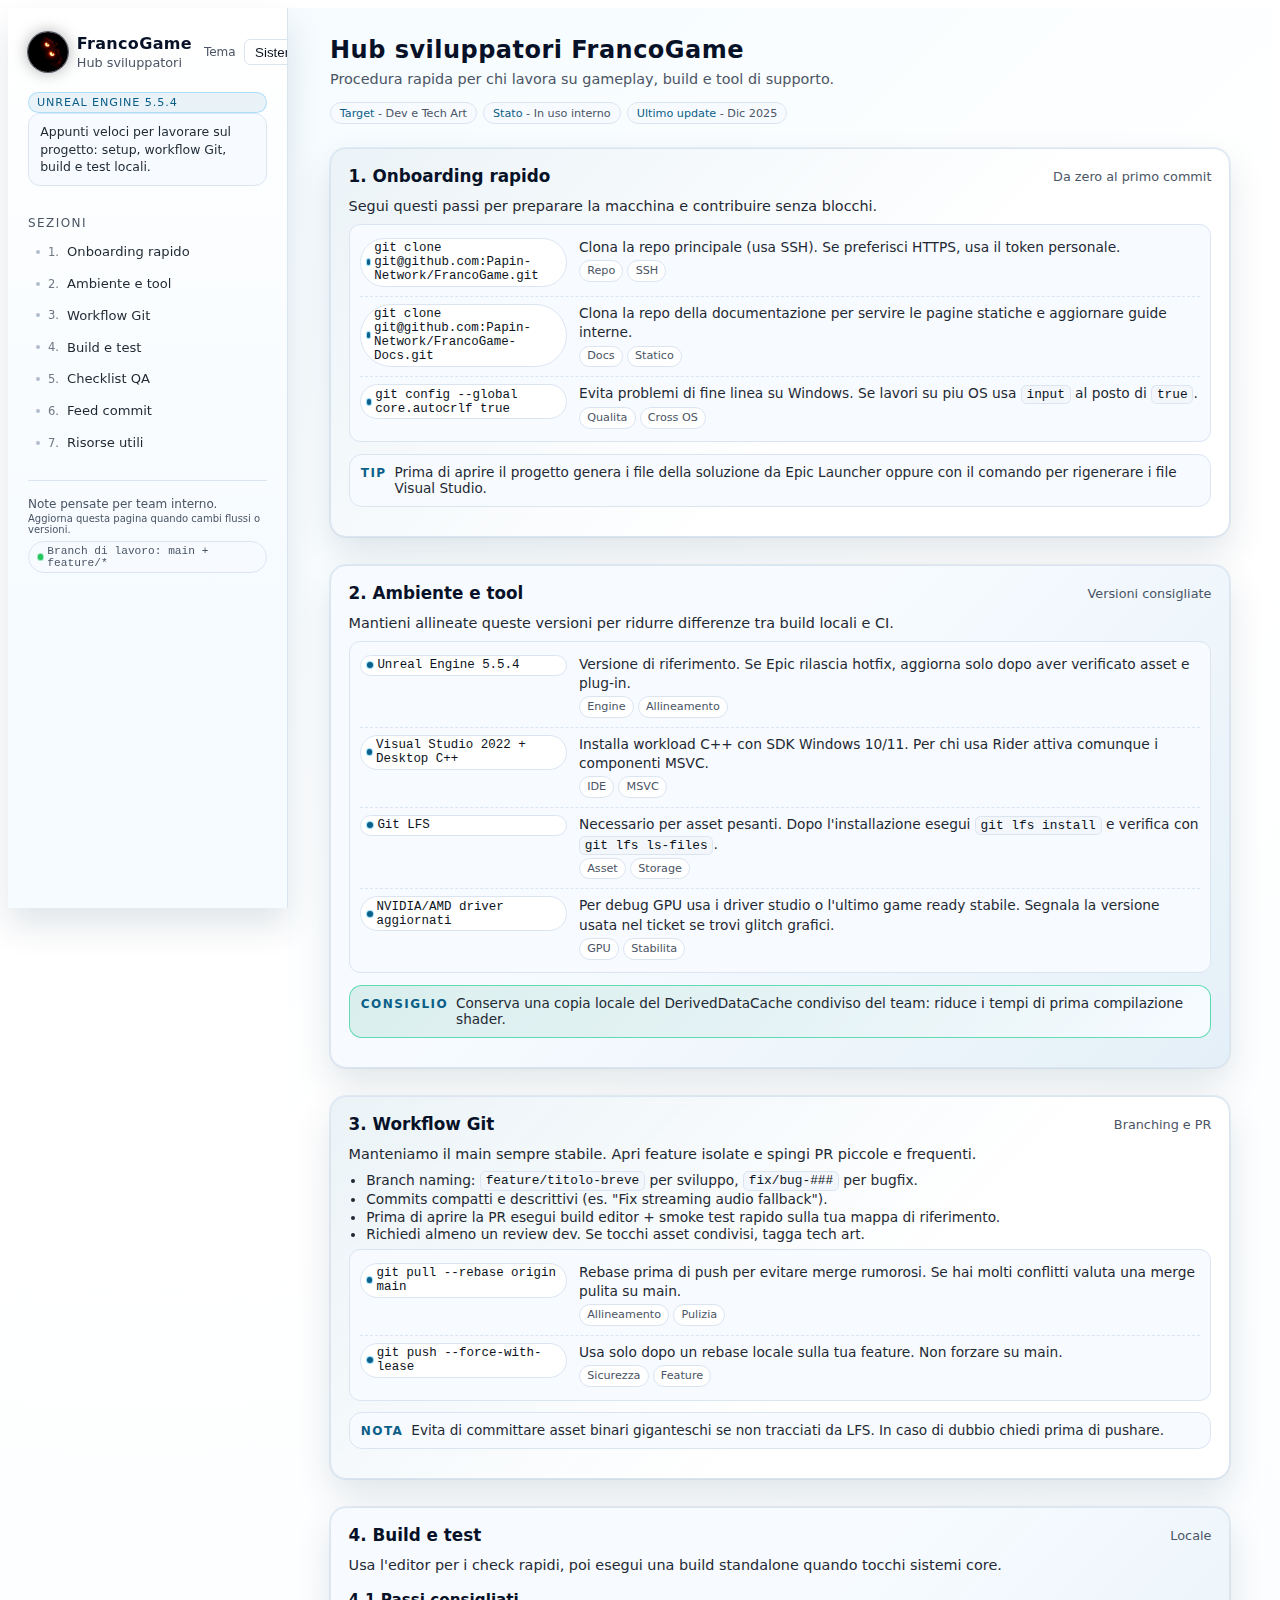
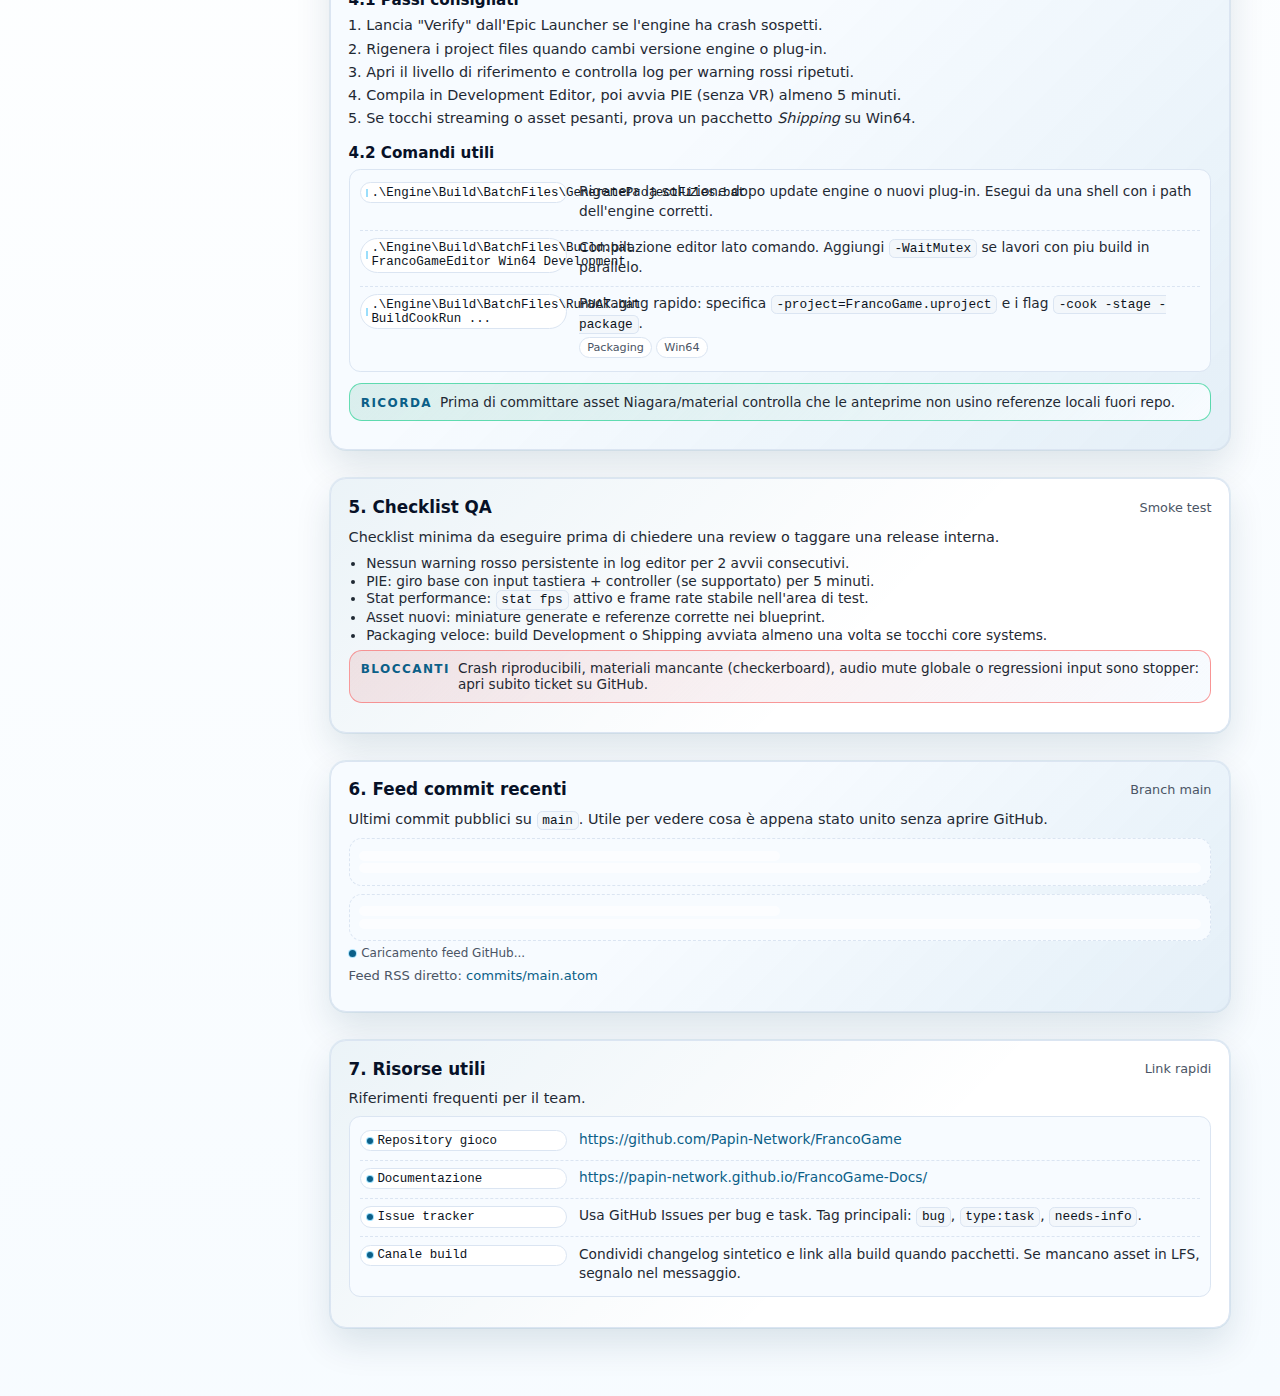
<file: devs/index.html>
<!DOCTYPE html>
<html lang="it">
<head>
  <meta charset="UTF-8">
  <title>FrancoGame - Hub sviluppatori</title>
  <meta name="viewport" content="width=device-width, initial-scale=1">
  <meta name="color-scheme" content="dark light">

  <script>
    (function() {
      const storageKey = 'francogame-theme';
      const prefersDark = window.matchMedia('(prefers-color-scheme: dark)').matches;
      let saved = null;

      try { saved = localStorage.getItem(storageKey); } catch (_) {}

      const mode = saved === 'light' || saved === 'dark' ? saved : 'system';
      const resolved = mode === 'dark' ? 'dark' : mode === 'light' ? 'light' : (prefersDark ? 'dark' : 'light');
      document.documentElement.classList.add(resolved === 'dark' ? 'theme-dark' : 'theme-light');
    })();
  </script>

  <link rel="stylesheet" href="../assets/style.css">

</head>
<body>

  <aside class="sidebar">
    <div class="sidebar-header">
      <a class="logo-link" href="https://papin-network.github.io/FrancoGame-Docs/">
        <div class="logo-circle">FG</div>
        <div class="sidebar-title-block">
          <div class="sidebar-title">FrancoGame</div>
          <div class="sidebar-subtitle">Hub sviluppatori</div>
        </div>
      </a>
      <div style="margin-left:auto; display:flex; align-items:center; gap:0.5rem;">
        <label for="themeSelect" style="font-size:0.75rem; color:var(--text-soft);">Tema</label>
        <select id="themeSelect" aria-label="Seleziona tema" style="background:var(--bg-elevated); color:var(--text-main); border:1px solid var(--border-subtle); padding:0.22rem 0.4rem; border-radius:6px;">
          <option value="system">Sistema</option>
          <option value="light">Chiaro</option>
          <option value="dark">Scuro</option>
        </select>
      </div>
    </div>

    <div class="badge-engine">Unreal Engine 5.5.4</div>

    <div class="sidebar-note">
      Appunti veloci per lavorare sul progetto: setup, workflow Git, build e test locali.
    </div>

    <div>
      <p class="nav-section-title">Sezioni</p>
      <ul class="nav-list">
        <li><a href="#onboarding"><span class="nav-bullet"></span><span class="section-index">1.</span> Onboarding rapido</a></li>
        <li><a href="#tooling"><span class="nav-bullet"></span><span class="section-index">2.</span> Ambiente e tool</a></li>
        <li><a href="#workflow"><span class="nav-bullet"></span><span class="section-index">3.</span> Workflow Git</a></li>
        <li><a href="#build"><span class="nav-bullet"></span><span class="section-index">4.</span> Build e test</a></li>
        <li><a href="#qa"><span class="nav-bullet"></span><span class="section-index">5.</span> Checklist QA</a></li>
        <li><a href="#commits"><span class="nav-bullet"></span><span class="section-index">6.</span> Feed commit</a></li>
        <li><a href="#links"><span class="nav-bullet"></span><span class="section-index">7.</span> Risorse utili</a></li>
      </ul>
    </div>

    <div class="nav-footer">
      Note pensate per team interno.
      <small>Aggiorna questa pagina quando cambi flussi o versioni.</small>
      <div class="nav-footer-code">
        <span class="nav-footer-dot"></span>
        <span>Branch di lavoro: main + feature/*</span>
      </div>
    </div>
  </aside>

  <main class="content">
    <div class="content-inner">

      <header class="page-header">
        <h1 class="page-title">Hub sviluppatori FrancoGame</h1>
        <p class="page-subtitle">
          Procedura rapida per chi lavora su gameplay, build e tool di supporto.
        </p>
        <div class="tag-row">
          <div class="tag-pill"><strong>Target</strong> - Dev e Tech Art</div>
          <div class="tag-pill"><strong>Stato</strong> - In uso interno</div>
          <div class="tag-pill"><strong>Ultimo update</strong> - Dic 2025</div>
        </div>
      </header>

      <!-- 1. Onboarding -->
      <section id="onboarding">
        <h2>
          1. Onboarding rapido
          <span class="section-label">Da zero al primo commit</span>
        </h2>
        <p>
          Segui questi passi per preparare la macchina e contribuire senza blocchi.
        </p>

        <div class="cmd-group">
          <div class="cmd-row">
            <div class="cmd-name"><span class="dot"></span><span>git clone git@github.com:Papin-Network/FrancoGame.git</span></div>
            <div class="cmd-desc">
              Clona la repo principale (usa SSH). Se preferisci HTTPS, usa il token personale.
              <div class="cmd-tag-row">
                <span class="cmd-tag">Repo</span>
                <span class="cmd-tag">SSH</span>
              </div>
            </div>
          </div>

          <div class="cmd-row">
            <div class="cmd-name"><span class="dot"></span><span>git clone git@github.com:Papin-Network/FrancoGame-Docs.git</span></div>
            <div class="cmd-desc">
              Clona la repo della documentazione per servire le pagine statiche e aggiornare guide interne.
              <div class="cmd-tag-row">
                <span class="cmd-tag">Docs</span>
                <span class="cmd-tag">Statico</span>
              </div>
            </div>
          </div>

          <div class="cmd-row">
            <div class="cmd-name"><span class="dot"></span><span>git config --global core.autocrlf true</span></div>
            <div class="cmd-desc">
              Evita problemi di fine linea su Windows. Se lavori su piu OS usa <code>input</code> al posto di <code>true</code>.
              <div class="cmd-tag-row">
                <span class="cmd-tag">Qualita</span>
                <span class="cmd-tag">Cross OS</span>
              </div>
            </div>
          </div>
        </div>

        <div class="callout">
          <div class="callout-label">Tip</div>
          <div>Prima di aprire il progetto genera i file della soluzione da Epic Launcher oppure con il comando per rigenerare i file Visual Studio.</div>
        </div>
      </section>

      <!-- 2. Tooling -->
      <section id="tooling" class="alt">
        <h2>2. Ambiente e tool <span class="section-label">Versioni consigliate</span></h2>
        <p>
          Mantieni allineate queste versioni per ridurre differenze tra build locali e CI.
        </p>

        <div class="cmd-group">
          <div class="cmd-row">
            <div class="cmd-name"><span class="dot"></span><span>Unreal Engine 5.5.4</span></div>
            <div class="cmd-desc">
              Versione di riferimento. Se Epic rilascia hotfix, aggiorna solo dopo aver verificato asset e plug-in.
              <div class="cmd-tag-row">
                <span class="cmd-tag">Engine</span>
                <span class="cmd-tag">Allineamento</span>
              </div>
            </div>
          </div>

          <div class="cmd-row">
            <div class="cmd-name"><span class="dot"></span><span>Visual Studio 2022 + Desktop C++</span></div>
            <div class="cmd-desc">
              Installa workload C++ con SDK Windows 10/11. Per chi usa Rider attiva comunque i componenti MSVC.
              <div class="cmd-tag-row">
                <span class="cmd-tag">IDE</span>
                <span class="cmd-tag">MSVC</span>
              </div>
            </div>
          </div>

          <div class="cmd-row">
            <div class="cmd-name"><span class="dot"></span><span>Git LFS</span></div>
            <div class="cmd-desc">
              Necessario per asset pesanti. Dopo l'installazione esegui <code>git lfs install</code> e verifica con <code>git lfs ls-files</code>.
              <div class="cmd-tag-row">
                <span class="cmd-tag">Asset</span>
                <span class="cmd-tag">Storage</span>
              </div>
            </div>
          </div>

          <div class="cmd-row">
            <div class="cmd-name"><span class="dot"></span><span>NVIDIA/AMD driver aggiornati</span></div>
            <div class="cmd-desc">
              Per debug GPU usa i driver studio o l'ultimo game ready stabile. Segnala la versione usata nel ticket se trovi glitch grafici.
              <div class="cmd-tag-row">
                <span class="cmd-tag">GPU</span>
                <span class="cmd-tag">Stabilita</span>
              </div>
            </div>
          </div>
        </div>

        <div class="callout success">
          <div class="callout-label">Consiglio</div>
          <div>Conserva una copia locale del DerivedDataCache condiviso del team: riduce i tempi di prima compilazione shader.</div>
        </div>
      </section>

      <!-- 3. Workflow Git -->
      <section id="workflow">
        <h2>3. Workflow Git <span class="section-label">Branching e PR</span></h2>
        <p>
          Manteniamo il main sempre stabile. Apri feature isolate e spingi PR piccole e frequenti.
        </p>

        <ul class="compact">
          <li>Branch naming: <code>feature/titolo-breve</code> per sviluppo, <code>fix/bug-###</code> per bugfix.</li>
          <li>Commits compatti e descrittivi (es. "Fix streaming audio fallback").</li>
          <li>Prima di aprire la PR esegui build editor + smoke test rapido sulla tua mappa di riferimento.</li>
          <li>Richiedi almeno un review dev. Se tocchi asset condivisi, tagga tech art.</li>
        </ul>

        <div class="cmd-group">
          <div class="cmd-row">
            <div class="cmd-name"><span class="dot"></span><span>git pull --rebase origin main</span></div>
            <div class="cmd-desc">
              Rebase prima di push per evitare merge rumorosi. Se hai molti conflitti valuta una merge pulita su main.
              <div class="cmd-tag-row">
                <span class="cmd-tag">Allineamento</span>
                <span class="cmd-tag">Pulizia</span>
              </div>
            </div>
          </div>

          <div class="cmd-row">
            <div class="cmd-name"><span class="dot"></span><span>git push --force-with-lease</span></div>
            <div class="cmd-desc">
              Usa solo dopo un rebase locale sulla tua feature. Non forzare su main.
              <div class="cmd-tag-row">
                <span class="cmd-tag">Sicurezza</span>
                <span class="cmd-tag">Feature</span>
              </div>
            </div>
          </div>
        </div>

        <div class="callout">
          <div class="callout-label">Nota</div>
          <div>Evita di committare asset binari giganteschi se non tracciati da LFS. In caso di dubbio chiedi prima di pushare.</div>
        </div>
      </section>

      <!-- 4. Build -->
      <section id="build" class="alt">
        <h2>4. Build e test <span class="section-label">Locale</span></h2>
        <p>
          Usa l'editor per i check rapidi, poi esegui una build standalone quando tocchi sistemi core.
        </p>

        <h3>4.1 Passi consigliati</h3>
        <ol style="margin:0.35rem 0 0.6rem 1.1rem; padding:0; color:var(--text-muted); font-size:0.9rem; line-height:1.5;">
          <li>Lancia "Verify" dall'Epic Launcher se l'engine ha crash sospetti.</li>
          <li>Rigenera i project files quando cambi versione engine o plug-in.</li>
          <li>Apri il livello di riferimento e controlla log per warning rossi ripetuti.</li>
          <li>Compila in Development Editor, poi avvia PIE (senza VR) almeno 5 minuti.</li>
          <li>Se tocchi streaming o asset pesanti, prova un pacchetto <em>Shipping</em> su Win64.</li>
        </ol>

        <h3>4.2 Comandi utili</h3>
        <div class="cmd-group">
          <div class="cmd-row">
            <div class="cmd-name"><span class="dot"></span><span>.\Engine\Build\BatchFiles\GenerateProjectFiles.bat</span></div>
            <div class="cmd-desc">
              Rigenera la soluzione dopo update engine o nuovi plug-in. Esegui da una shell con i path dell'engine corretti.
            </div>
          </div>
          <div class="cmd-row">
            <div class="cmd-name"><span class="dot"></span><span>.\Engine\Build\BatchFiles\Build.bat FrancoGameEditor Win64 Development</span></div>
            <div class="cmd-desc">
              Compilazione editor lato comando. Aggiungi <code>-WaitMutex</code> se lavori con piu build in parallelo.
            </div>
          </div>
          <div class="cmd-row">
            <div class="cmd-name"><span class="dot"></span><span>.\Engine\Build\BatchFiles\RunUAT.bat BuildCookRun ...</span></div>
            <div class="cmd-desc">
              Packaging rapido: specifica <code>-project=FrancoGame.uproject</code> e i flag <code>-cook -stage -package</code>.
              <div class="cmd-tag-row">
                <span class="cmd-tag">Packaging</span>
                <span class="cmd-tag">Win64</span>
              </div>
            </div>
          </div>
        </div>

        <div class="callout success">
          <div class="callout-label">Ricorda</div>
          <div>Prima di committare asset Niagara/material controlla che le anteprime non usino referenze locali fuori repo.</div>
        </div>
      </section>

      <!-- 5. QA -->
      <section id="qa">
        <h2>5. Checklist QA <span class="section-label">Smoke test</span></h2>
        <p>
          Checklist minima da eseguire prima di chiedere una review o taggare una release interna.
        </p>
        <ul class="compact">
          <li>Nessun warning rosso persistente in log editor per 2 avvii consecutivi.</li>
          <li>PIE: giro base con input tastiera + controller (se supportato) per 5 minuti.</li>
          <li>Stat performance: <code>stat fps</code> attivo e frame rate stabile nell'area di test.</li>
          <li>Asset nuovi: miniature generate e referenze corrette nei blueprint.</li>
          <li>Packaging veloce: build Development o Shipping avviata almeno una volta se tocchi core systems.</li>
        </ul>

        <div class="callout danger">
          <div class="callout-label">Bloccanti</div>
          <div>Crash riproducibili, materiali mancante (checkerboard), audio mute globale o regressioni input sono stopper: apri subito ticket su GitHub.</div>
        </div>
      </section>

      <!-- 6. Feed commit -->
      <section id="commits" class="alt">
        <h2>
          6. Feed commit recenti
          <span class="section-label">Branch main</span>
        </h2>
        <p>
          Ultimi commit pubblici su <code>main</code>. Utile per vedere cosa è appena stato unito senza aprire GitHub.
        </p>

        <div id="commitFeed" class="feed-list" aria-live="polite">
          <div class="feed-placeholder">
            <div class="feed-line short"></div>
            <div class="feed-line"></div>
          </div>
          <div class="feed-placeholder">
            <div class="feed-line short"></div>
            <div class="feed-line"></div>
          </div>
        </div>

        <div class="feed-status" id="commitFeedStatus">
          <span class="feed-dot"></span>
          Caricamento feed GitHub...
        </div>

        <p class="feed-note">
          Feed RSS diretto: <a href="https://github.com/Papin-Network/FrancoGame/commits/main.atom" target="_blank" rel="noopener noreferrer">commits/main.atom</a>
        </p>
      </section>

      <!-- 7. Links -->
      <section id="links">
        <h2>7. Risorse utili <span class="section-label">Link rapidi</span></h2>
        <p>Riferimenti frequenti per il team.</p>

        <div class="cmd-group">
          <div class="cmd-row">
            <div class="cmd-name"><span class="dot"></span><span>Repository gioco</span></div>
            <div class="cmd-desc">
              <a href="https://github.com/Papin-Network/FrancoGame" style="color:var(--accent); text-decoration:none;">https://github.com/Papin-Network/FrancoGame</a>
            </div>
          </div>
          <div class="cmd-row">
            <div class="cmd-name"><span class="dot"></span><span>Documentazione</span></div>
            <div class="cmd-desc">
              <a href="https://papin-network.github.io/FrancoGame-Docs/" style="color:var(--accent); text-decoration:none;">https://papin-network.github.io/FrancoGame-Docs/</a>
            </div>
          </div>
          <div class="cmd-row">
            <div class="cmd-name"><span class="dot"></span><span>Issue tracker</span></div>
            <div class="cmd-desc">
              Usa GitHub Issues per bug e task. Tag principali: <code>bug</code>, <code>type:task</code>, <code>needs-info</code>.
            </div>
          </div>
          <div class="cmd-row">
            <div class="cmd-name"><span class="dot"></span><span>Canale build</span></div>
            <div class="cmd-desc">
              Condividi changelog sintetico e link alla build quando pacchetti. Se mancano asset in LFS, segnalo nel messaggio.
            </div>
          </div>
        </div>
      </section>

    </div>
  </main>

  <script>
    (function() {
      const feedRoot = document.getElementById('commitFeed');
      const statusEl = document.getElementById('commitFeedStatus');
      if (!feedRoot || !statusEl) return;

      const FEED_URL = 'https://github.com/Papin-Network/FrancoGame/commits/main.atom';
      const API_URL = 'https://api.github.com/repos/Papin-Network/FrancoGame/commits?sha=main&per_page=6';

      const shortSha = (link) => {
        const match = /\\/commit\\/([a-f0-9]{7,40})/i.exec(link || '');
        return match ? match[1].slice(0, 7) : '';
      };

      const formatDate = (isoString) => {
        const date = new Date(isoString);
        if (Number.isNaN(date.getTime())) return '';
        try {
          return new Intl.DateTimeFormat('it-IT', { dateStyle: 'medium', timeStyle: 'short' }).format(date);
        } catch (_) {
          return date.toLocaleString();
        }
      };

      const formatRelative = (isoString) => {
        const date = new Date(isoString);
        if (Number.isNaN(date.getTime())) return '';
        const diffMs = Date.now() - date.getTime();
        const minutes = Math.max(0, Math.round(diffMs / 60000));
        if (minutes < 60) return `${minutes}m fa`;
        const hours = Math.round(minutes / 60);
        if (hours < 48) return `${hours}h fa`;
        const days = Math.round(hours / 24);
        return `${days}g fa`;
      };

      const renderFeed = (items, sourceText) => {
        feedRoot.innerHTML = '';

        items.slice(0, 5).forEach((item) => {
          const card = document.createElement('article');
          card.className = 'feed-item';

          const header = document.createElement('div');
          header.className = 'feed-header';

          const titleLink = document.createElement('a');
          titleLink.className = 'feed-commit';
          titleLink.href = item.link;
          titleLink.target = '_blank';
          titleLink.rel = 'noopener noreferrer';
          titleLink.textContent = item.title || 'Commit';

          const date = document.createElement('span');
          date.className = 'feed-date';
          date.textContent = formatDate(item.date);

          header.appendChild(titleLink);
          header.appendChild(date);

          const meta = document.createElement('div');
          meta.className = 'feed-meta';

          const author = document.createElement('span');
          author.textContent = item.author || 'Autore sconosciuto';
          meta.appendChild(author);

          const relative = formatRelative(item.date);
          if (relative) {
            const relEl = document.createElement('span');
            relEl.textContent = `· ${relative}`;
            meta.appendChild(relEl);
          }

          const sha = item.sha || shortSha(item.link);
          if (sha) {
            const chip = document.createElement('span');
            chip.className = 'feed-chip';
            chip.textContent = sha;
            meta.appendChild(chip);
          }

          card.appendChild(header);
          card.appendChild(meta);
          feedRoot.appendChild(card);
        });

        statusEl.textContent = sourceText;
      };

      const loadAtom = async () => {
        const res = await fetch(FEED_URL, { headers: { Accept: 'application/atom+xml' } });
        if (!res.ok) throw new Error('atom response not ok');
        const xml = await res.text();
        const doc = new DOMParser().parseFromString(xml, 'text/xml');
        const entries = Array.from(doc.querySelectorAll('entry'));

        return entries.map((entry) => {
          const link = entry.querySelector('link')?.getAttribute('href') || '#';
          return {
            title: entry.querySelector('title')?.textContent?.trim(),
            link,
            date: entry.querySelector('updated')?.textContent || entry.querySelector('published')?.textContent,
            author: entry.querySelector('author > name')?.textContent?.trim()
          };
        }).filter((item) => item.title && item.link);
      };

      const loadApi = async () => {
        const res = await fetch(API_URL, { headers: { Accept: 'application/vnd.github+json' } });
        if (!res.ok) throw new Error('api response not ok');
        const data = await res.json();

        return (Array.isArray(data) ? data : []).map((entry) => ({
          title: entry?.commit?.message?.split('\\n')[0],
          link: entry?.html_url || '#',
          date: entry?.commit?.author?.date,
          author: entry?.commit?.author?.name,
          sha: entry?.sha ? entry.sha.slice(0, 7) : ''
        })).filter((item) => item.title && item.link);
      };

      const loadFeed = async () => {
        try {
          const atomItems = await loadAtom();
          if (atomItems.length) {
            renderFeed(atomItems, 'Fonte: RSS commit GitHub (main)');
            return;
          }
        } catch (_) {
          // Atom fallthrough to API
        }

        try {
          const apiItems = await loadApi();
          if (apiItems.length) {
            renderFeed(apiItems, 'Fonte: GitHub API (fallback)');
            return;
          }
        } catch (err) {
          console.warn('Commit feed fallback failed', err);
        }

        feedRoot.innerHTML = '<div class="feed-empty">Impossibile caricare il feed commit. Apri la repository su GitHub.</div>';
        statusEl.textContent = 'Nessun feed disponibile.';
      };

      loadFeed();
    })();
  </script>

  <script>
    (function() {
      const select = document.getElementById('themeSelect');
      const storageKey = 'francogame-theme';
      const prefersDarkMQ = window.matchMedia('(prefers-color-scheme: dark)');
      const colorSchemeMeta = document.querySelector('meta[name="color-scheme"]');

      const safeGet = () => {
        try { return localStorage.getItem(storageKey) || 'system'; } catch (_) { return 'system'; }
      };

      const safeSet = (val) => {
        try { localStorage.setItem(storageKey, val); } catch (_) {}
      };

      function applyTheme(mode) {
        const resolved = mode === 'dark'
          ? 'dark'
          : mode === 'light'
            ? 'light'
            : (prefersDarkMQ.matches ? 'dark' : 'light');

        document.documentElement.classList.toggle('theme-dark', resolved === 'dark');
        document.documentElement.classList.toggle('theme-light', resolved === 'light');
        colorSchemeMeta?.setAttribute('content', resolved === 'dark' ? 'dark light' : 'light dark');
      }

      const saved = safeGet();
      select.value = saved;
      applyTheme(saved);

      select.addEventListener('change', function() {
        const val = select.value;
        safeSet(val);
        applyTheme(val);
      });

      prefersDarkMQ.addEventListener('change', () => {
        if (safeGet() === 'system') {
          applyTheme('system');
        }
      });
    })();
  </script>

</body>
</html>
</file>
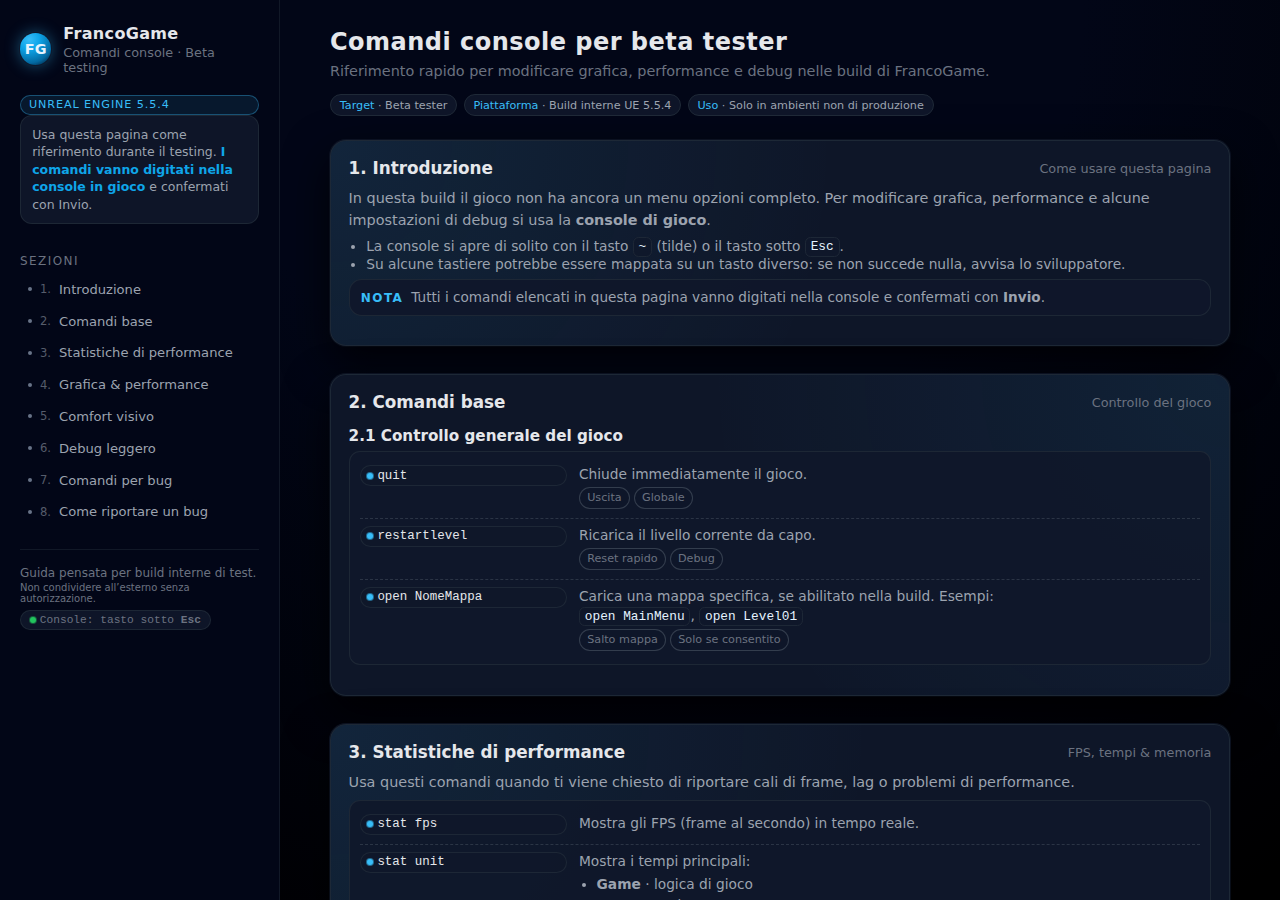
<file: docs/index.html>
<!DOCTYPE html>
<html lang="it">
<head>
  <meta charset="UTF-8">
  <title>FrancoGame – Comandi console (Beta Tester)</title>
  <meta name="viewport" content="width=device-width, initial-scale=1">

  <style>
    :root {
      --bg: #0f172a;
      --bg-elevated: #111827;
      --bg-card: #020617;
      --border-subtle: #1f2937;
      --accent: #38bdf8;
      --accent-soft: rgba(56, 189, 248, 0.12);
      --accent-strong: #0ea5e9;
      --text-main: #e5e7eb;
      --text-muted: #9ca3af;
      --text-soft: #6b7280;
      --code-bg: #020617;
      --code-border: #1f2937;
      --scrollbar-track: #020617;
      --scrollbar-thumb: #1f2937;
      --scrollbar-thumb-hover: #4b5563;
      --danger: #f97373;
      --success: #34d399;
    }

    * {
      box-sizing: border-box;
    }

    html, body {
      margin: 0;
      padding: 0;
      height: 100%;
      background: radial-gradient(circle at top, #020617 0, #020617 40%, #000 100%);
      color: var(--text-main);
      font-family: system-ui, -apple-system, BlinkMacSystemFont, "Segoe UI", sans-serif;
    }

    body {
      display: flex;
      min-height: 100vh;
      overflow: hidden;
    }

    /* Layout */

    .sidebar {
      width: 280px;
      background: linear-gradient(180deg, #020617, #020617 55%, #020617);
      border-right: 1px solid #111827;
      padding: 1.5rem 1.25rem;
      display: flex;
      flex-direction: column;
      position: sticky;
      left: 0;
      top: 0;
      bottom: 0;
      max-height: 100vh;
      overflow-y: auto;
    }

    .sidebar-header {
      display: flex;
      align-items: center;
      gap: 0.75rem;
      margin-bottom: 1.25rem;
    }

    .badge-engine {
      font-size: 0.7rem;
      text-transform: uppercase;
      letter-spacing: 0.08em;
      background: rgba(56, 189, 248, 0.1);
      color: var(--accent);
      padding: 0.18rem 0.5rem;
      border-radius: 999px;
      border: 1px solid rgba(56, 189, 248, 0.35);
    }

    .logo-circle {
      width: 32px;
      height: 32px;
      border-radius: 999px;
      background: radial-gradient(circle at 30% 20%, #38bdf8 0, #0ea5e9 30%, #0369a1 70%, #020617 100%);
      display: flex;
      align-items: center;
      justify-content: center;
      font-weight: 700;
      font-size: 0.9rem;
      color: #e5f3ff;
      box-shadow: 0 0 0 1px rgba(15, 23, 42, 0.9), 0 0 16px rgba(56, 189, 248, 0.45);
    }

    .sidebar-title-block {
      display: flex;
      flex-direction: column;
      gap: 0.1rem;
    }

    .sidebar-title {
      font-size: 1rem;
      font-weight: 600;
      letter-spacing: 0.02em;
    }

    .sidebar-subtitle {
      font-size: 0.8rem;
      color: var(--text-soft);
    }

    .sidebar-note {
      font-size: 0.78rem;
      color: var(--text-muted);
      line-height: 1.4;
      background: rgba(15, 23, 42, 0.9);
      border-radius: 0.75rem;
      padding: 0.6rem 0.7rem;
      border: 1px solid rgba(31, 41, 55, 0.9);
      margin-bottom: 1rem;
    }

    .sidebar-note strong {
      color: var(--accent-strong);
      font-weight: 600;
    }

    .nav-section-title {
      font-size: 0.75rem;
      text-transform: uppercase;
      letter-spacing: 0.12em;
      color: var(--text-soft);
      margin: 0.75rem 0 0.4rem;
    }

    .nav-list {
      list-style: none;
      padding: 0;
      margin: 0;
      display: flex;
      flex-direction: column;
      gap: 0.25rem;
    }

    .nav-list li a {
      display: flex;
      align-items: center;
      gap: 0.5rem;
      text-decoration: none;
      font-size: 0.82rem;
      color: var(--text-muted);
      padding: 0.35rem 0.5rem;
      border-radius: 0.5rem;
      transition: background 0.15s ease, color 0.15s ease, transform 0.08s ease;
    }

    .nav-list li a:hover {
      background: rgba(15, 23, 42, 0.85);
      color: var(--accent);
      transform: translateX(2px);
    }

    .nav-bullet {
      width: 4px;
      height: 4px;
      border-radius: 999px;
      background: rgba(148, 163, 184, 0.7);
    }

    .nav-list li a span.section-index {
      font-variant-numeric: tabular-nums;
      font-size: 0.72rem;
      color: var(--text-soft);
      opacity: 0.8;
    }

    .nav-footer {
      margin-top: 1.5rem;
      padding-top: 1rem;
      border-top: 1px solid #111827;
      font-size: 0.75rem;
      color: var(--text-soft);
    }

    .nav-footer small {
      display: block;
      margin-top: 0.15rem;
    }

    .nav-footer-code {
      font-family: "JetBrains Mono", ui-monospace, SFMono-Regular, Menlo, Monaco, Consolas, "Liberation Mono", "Courier New", monospace;
      font-size: 0.7rem;
      background: rgba(15, 23, 42, 0.9);
      border-radius: 999px;
      padding: 0.2rem 0.55rem;
      border: 1px solid rgba(31, 41, 55, 0.9);
      display: inline-flex;
      align-items: center;
      gap: 0.25rem;
      margin-top: 0.35rem;
    }

    .nav-footer-dot {
      width: 6px;
      height: 6px;
      border-radius: 999px;
      background: #22c55e;
      box-shadow: 0 0 0 1px rgba(34, 197, 94, 0.4);
    }

    /* Content area */

    .content {
      flex: 1;
      overflow-y: auto;
      padding: 1.75rem 2.25rem 2rem;
    }

    .content-inner {
      max-width: 900px;
      margin: 0 auto;
    }

    .page-header {
      margin-bottom: 1.5rem;
    }

    .page-title {
      font-size: 1.5rem;
      font-weight: 600;
      letter-spacing: 0.02em;
      margin: 0;
    }

    .page-subtitle {
      margin: 0.3rem 0 0;
      font-size: 0.9rem;
      color: var(--text-soft);
    }

    .tag-row {
      margin-top: 0.75rem;
      display: flex;
      flex-wrap: wrap;
      gap: 0.4rem;
      font-size: 0.7rem;
    }

    .tag-pill {
      padding: 0.2rem 0.55rem;
      border-radius: 999px;
      border: 1px solid #1f2937;
      background: rgba(15, 23, 42, 0.9);
      color: var(--text-muted);
    }

    .tag-pill strong {
      color: var(--accent);
      font-weight: 500;
    }

    /* Sections */

    section {
      margin-bottom: 1.75rem;
      border-radius: 1rem;
      padding: 1.1rem 1.1rem 1.2rem;
      background: radial-gradient(circle at top left, rgba(56, 189, 248, 0.09), transparent 55%), rgba(15, 23, 42, 0.96);
      border: 1px solid rgba(31, 41, 55, 0.95);
      box-shadow:
        0 18px 45px rgba(0, 0, 0, 0.76),
        0 0 0 1px rgba(15, 23, 42, 0.9);
    }

    section.alt {
      background: radial-gradient(circle at top right, rgba(56, 189, 248, 0.07), transparent 55%), rgba(15, 23, 42, 0.96);
    }

    section h2 {
      margin-top: 0;
      margin-bottom: 0.6rem;
      font-size: 1.05rem;
      display: flex;
      align-items: center;
      justify-content: space-between;
      gap: 0.5rem;
    }

    section h2 span.section-label {
      font-size: 0.8rem;
      font-weight: 500;
      color: var(--text-soft);
    }

    section h3 {
      margin-top: 0.9rem;
      margin-bottom: 0.4rem;
      font-size: 0.95rem;
    }

    p {
      margin: 0.4rem 0;
      font-size: 0.9rem;
      line-height: 1.5;
      color: var(--text-muted);
    }

    ul {
      margin: 0.4rem 0 0.5rem 1.1rem;
      padding: 0;
      color: var(--text-muted);
      font-size: 0.9rem;
    }

    li + li {
      margin-top: 0.1rem;
    }

    /* Block styles */

    .callout {
      border-radius: 0.8rem;
      padding: 0.6rem 0.7rem;
      font-size: 0.85rem;
      background: rgba(15, 23, 42, 0.92);
      border: 1px solid rgba(31, 41, 55, 0.9);
      color: var(--text-muted);
      display: flex;
      gap: 0.5rem;
      margin: 0.4rem 0 0.6rem;
    }

    .callout-label {
      font-size: 0.75rem;
      font-weight: 600;
      text-transform: uppercase;
      letter-spacing: 0.12em;
      color: var(--accent);
      padding-top: 0.1rem;
    }

    .callout.danger {
      border-color: rgba(248, 113, 113, 0.7);
      background: linear-gradient(135deg, rgba(248, 113, 113, 0.12), rgba(15, 23, 42, 0.95));
    }

    .callout.success {
      border-color: rgba(52, 211, 153, 0.75);
      background: linear-gradient(135deg, rgba(16, 185, 129, 0.12), rgba(15, 23, 42, 0.95));
    }

    /* Code */

    code {
      font-family: ui-monospace, SFMono-Regular, Menlo, Monaco, Consolas, "Liberation Mono", "Courier New", monospace;
      font-size: 0.8rem;
      background: rgba(15, 23, 42, 0.85);
      padding: 0.08rem 0.3rem;
      border-radius: 0.35rem;
      border: 1px solid rgba(31, 41, 55, 0.9);
      color: #e5f3ff;
    }

    pre {
      margin: 0.35rem 0 0.75rem;
      padding: 0.5rem 0.6rem;
      border-radius: 0.7rem;
      background: var(--code-bg);
      border: 1px solid var(--code-border);
      font-size: 0.8rem;
      overflow-x: auto;
    }

    pre code {
      background: transparent;
      border: none;
      padding: 0;
    }

    /* Command blocks */

    .cmd-group {
      margin: 0.4rem 0 0.7rem;
      padding: 0.55rem 0.65rem;
      border-radius: 0.7rem;
      background: rgba(15, 23, 42, 0.9);
      border: 1px solid rgba(31, 41, 55, 0.9);
    }

    .cmd-row {
      display: grid;
      grid-template-columns: minmax(0, 1fr) minmax(0, 3fr);
      gap: 0.5rem 0.75rem;
      align-items: start;
      font-size: 0.86rem;
      padding: 0.25rem 0;
    }

    .cmd-row + .cmd-row {
      border-top: 1px dashed rgba(55, 65, 81, 0.7);
      padding-top: 0.45rem;
      margin-top: 0.3rem;
    }

    .cmd-name {
      font-family: ui-monospace, SFMono-Regular, Menlo, Monaco, Consolas, "Liberation Mono", "Courier New", monospace;
      font-size: 0.78rem;
      padding: 0.16rem 0.4rem;
      background: rgba(15, 23, 42, 0.98);
      border-radius: 999px;
      border: 1px solid rgba(31, 41, 55, 0.9);
      display: inline-flex;
      align-items: center;
      gap: 0.25rem;
    }

    .cmd-name span.dot {
      width: 6px;
      height: 6px;
      border-radius: 999px;
      background: var(--accent);
      box-shadow: 0 0 0 1px rgba(56, 189, 248, 0.5);
    }

    .cmd-desc {
      color: var(--text-muted);
      line-height: 1.4;
    }

    .cmd-tag-row {
      margin-top: 0.2rem;
      display: flex;
      flex-wrap: wrap;
      gap: 0.25rem;
      font-size: 0.7rem;
    }

    .cmd-tag {
      border-radius: 999px;
      border: 1px solid rgba(55, 65, 81, 0.9);
      padding: 0.12rem 0.45rem;
      color: var(--text-soft);
      background: rgba(15, 23, 42, 0.96);
    }

    /* Lists inside sections */

    section ul.compact {
      margin-top: 0.25rem;
      margin-bottom: 0.4rem;
      font-size: 0.86rem;
    }

    section ul.compact li + li {
      margin-top: 0.12rem;
    }

    /* Scrollbar */

    ::-webkit-scrollbar {
      width: 9px;
      height: 9px;
    }

    ::-webkit-scrollbar-track {
      background: var(--scrollbar-track);
    }

    ::-webkit-scrollbar-thumb {
      background: var(--scrollbar-thumb);
      border-radius: 999px;
    }

    ::-webkit-scrollbar-thumb:hover {
      background: var(--scrollbar-thumb-hover);
    }

    /* Responsive */

    @media (max-width: 880px) {
      body {
        flex-direction: column;
      }

      .sidebar {
        position: relative;
        width: 100%;
        max-height: none;
        border-right: none;
        border-bottom: 1px solid #111827;
        flex-shrink: 0;
      }

      .content {
        padding: 1.25rem 1.1rem 1.5rem;
      }

      .content-inner {
        max-width: 100%;
      }

      .cmd-row {
        grid-template-columns: minmax(0, 1.3fr) minmax(0, 3fr);
      }
    }
  </style>
</head>
<body>

  <aside class="sidebar">
    <div class="sidebar-header">
      <div class="logo-circle">FG</div>
      <div class="sidebar-title-block">
        <div class="sidebar-title">FrancoGame</div>
        <div class="sidebar-subtitle">Comandi console · Beta testing</div>
      </div>
    </div>

    <div class="badge-engine">Unreal Engine 5.5.4</div>

    <div class="sidebar-note">
      Usa questa pagina come riferimento durante il testing.  
      <strong>I comandi vanno digitati nella console in gioco</strong> e confermati con Invio.
    </div>

    <div>
      <p class="nav-section-title">Sezioni</p>
      <ul class="nav-list">
        <li><a href="#intro"><span class="nav-bullet"></span><span class="section-index">1.</span> Introduzione</a></li>
        <li><a href="#base"><span class="nav-bullet"></span><span class="section-index">2.</span> Comandi base</a></li>
        <li><a href="#perf"><span class="nav-bullet"></span><span class="section-index">3.</span> Statistiche di performance</a></li>
        <li><a href="#gfx"><span class="nav-bullet"></span><span class="section-index">4.</span> Grafica &amp; performance</a></li>
        <li><a href="#comfort"><span class="nav-bullet"></span><span class="section-index">5.</span> Comfort visivo</a></li>
        <li><a href="#debug"><span class="nav-bullet"></span><span class="section-index">6.</span> Debug leggero</a></li>
        <li><a href="#bug"><span class="nav-bullet"></span><span class="section-index">7.</span> Comandi per bug</a></li>
        <li><a href="#report"><span class="nav-bullet"></span><span class="section-index">8.</span> Come riportare un bug</a></li>
      </ul>
    </div>

    <div class="nav-footer">
      Guida pensata per build interne di test.
      <small>Non condividere all’esterno senza autorizzazione.</small>
      <div class="nav-footer-code">
        <span class="nav-footer-dot"></span>
        <span>Console: tasto sotto <strong>Esc</strong></span>
      </div>
    </div>
  </aside>

  <main class="content">
    <div class="content-inner">

      <header class="page-header">
        <h1 class="page-title">Comandi console per beta tester</h1>
        <p class="page-subtitle">
          Riferimento rapido per modificare grafica, performance e debug nelle build di FrancoGame.
        </p>
        <div class="tag-row">
          <div class="tag-pill"><strong>Target</strong> · Beta tester</div>
          <div class="tag-pill"><strong>Piattaforma</strong> · Build interne UE 5.5.4</div>
          <div class="tag-pill"><strong>Uso</strong> · Solo in ambienti non di produzione</div>
        </div>
      </header>

      <!-- 1. Introduzione -->
      <section id="intro">
        <h2>
          1. Introduzione
          <span class="section-label">Come usare questa pagina</span>
        </h2>
        <p>
          In questa build il gioco non ha ancora un menu opzioni completo. Per modificare grafica, performance e alcune impostazioni di debug
          si usa la <strong>console di gioco</strong>.
        </p>
        <ul class="compact">
          <li>La console si apre di solito con il tasto <code>~</code> (tilde) o il tasto sotto <code>Esc</code>.</li>
          <li>Su alcune tastiere potrebbe essere mappata su un tasto diverso: se non succede nulla, avvisa lo sviluppatore.</li>
        </ul>
        <div class="callout">
          <div class="callout-label">Nota</div>
          <div>
            Tutti i comandi elencati in questa pagina vanno digitati nella console e confermati con <strong>Invio</strong>.
          </div>
        </div>
      </section>

      <!-- 2. Comandi base -->
      <section id="base" class="alt">
        <h2>2. Comandi base <span class="section-label">Controllo del gioco</span></h2>

        <h3>2.1 Controllo generale del gioco</h3>

        <div class="cmd-group">
          <div class="cmd-row">
            <div class="cmd-name"><span class="dot"></span><span>quit</span></div>
            <div class="cmd-desc">
              Chiude immediatamente il gioco.
              <div class="cmd-tag-row">
                <span class="cmd-tag">Uscita</span>
                <span class="cmd-tag">Globale</span>
              </div>
            </div>
          </div>

          <div class="cmd-row">
            <div class="cmd-name"><span class="dot"></span><span>restartlevel</span></div>
            <div class="cmd-desc">
              Ricarica il livello corrente da capo.
              <div class="cmd-tag-row">
                <span class="cmd-tag">Reset rapido</span>
                <span class="cmd-tag">Debug</span>
              </div>
            </div>
          </div>

          <div class="cmd-row">
            <div class="cmd-name"><span class="dot"></span><span>open NomeMappa</span></div>
            <div class="cmd-desc">
              Carica una mappa specifica, se abilitato nella build. Esempi:
              <br><code>open MainMenu</code>, <code>open Level01</code>
              <div class="cmd-tag-row">
                <span class="cmd-tag">Salto mappa</span>
                <span class="cmd-tag">Solo se consentito</span>
              </div>
            </div>
          </div>
        </div>
      </section>

      <!-- 3. Statistiche di performance -->
      <section id="perf">
        <h2>3. Statistiche di performance <span class="section-label">FPS, tempi &amp; memoria</span></h2>

        <p>
          Usa questi comandi quando ti viene chiesto di riportare cali di frame, lag o problemi di performance.
        </p>

        <div class="cmd-group">
          <div class="cmd-row">
            <div class="cmd-name"><span class="dot"></span><span>stat fps</span></div>
            <div class="cmd-desc">
              Mostra gli FPS (frame al secondo) in tempo reale.
            </div>
          </div>

          <div class="cmd-row">
            <div class="cmd-name"><span class="dot"></span><span>stat unit</span></div>
            <div class="cmd-desc">
              Mostra i tempi principali:
              <ul class="compact">
                <li><strong>Game</strong> · logica di gioco</li>
                <li><strong>Draw</strong> · render CPU</li>
                <li><strong>GPU</strong> · scheda video</li>
                <li><strong>RHIT</strong> · render thread</li>
              </ul>
            </div>
          </div>

          <div class="cmd-row">
            <div class="cmd-name"><span class="dot"></span><span>stat unitgraph</span></div>
            <div class="cmd-desc">
              Come <code>stat unit</code>, ma con un grafico temporale che mostra l’andamento nel tempo.
            </div>
          </div>

          <div class="cmd-row">
            <div class="cmd-name"><span class="dot"></span><span>stat memory</span></div>
            <div class="cmd-desc">
              Mostra l’uso di memoria (utile su macchine con poca RAM o grossi caricamenti).
            </div>
          </div>
        </div>

        <div class="callout success">
          <div class="callout-label">Suggerimento</div>
          <div>
            Per segnalare un bug di performance abilita almeno <code>stat fps</code> e <code>stat unit</code> e allega uno screenshot.
          </div>
        </div>
      </section>

      <!-- 4. Grafica & performance -->
      <section id="gfx" class="alt">
        <h2>4. Impostazioni di grafica e performance <span class="section-label">Preset &amp; regolazioni</span></h2>

        <div class="callout">
          <div class="callout-label">Regola generale</div>
          <div>
            Se il gioco scatta o va lento, prova prima i preset <strong>Bassa</strong> o <strong>Media</strong>.  
            Se il gioco è fluido e vuoi più qualità, prova <strong>Alta</strong>.
          </div>
        </div>

        <h3>4.1 Limite di FPS</h3>
        <div class="cmd-group">
          <div class="cmd-row">
            <div class="cmd-name"><span class="dot"></span><span>t.MaxFPS 0</span></div>
            <div class="cmd-desc">
              Nessun limite di FPS.
            </div>
          </div>
          <div class="cmd-row">
            <div class="cmd-name"><span class="dot"></span><span>t.MaxFPS 60</span></div>
            <div class="cmd-desc">
              Limita il gioco a 60 FPS (puoi usare anche 30, 120, 144, ecc.).
              <div class="cmd-tag-row">
                <span class="cmd-tag">Stabilità</span>
                <span class="cmd-tag">Riduzione carico</span>
              </div>
            </div>
          </div>
        </div>

        <p>Consigliato quando:</p>
        <ul class="compact">
          <li>il PC scalda troppo</li>
          <li>la GPU è costantemente al 100%</li>
          <li>preferisci un frame rate più stabile</li>
        </ul>

        <h3>4.2 VSync (sincronizzazione verticale)</h3>

        <div class="cmd-group">
          <div class="cmd-row">
            <div class="cmd-name"><span class="dot"></span><span>r.VSync 1</span></div>
            <div class="cmd-desc">
              VSync attivo: riduce il tearing verticale, può causare piccoli cali di FPS.
            </div>
          </div>
          <div class="cmd-row">
            <div class="cmd-name"><span class="dot"></span><span>r.VSync 0</span></div>
            <div class="cmd-desc">
              VSync disattivo: più FPS possibili, ma può comparire tearing.
            </div>
          </div>
        </div>

        <h3>4.3 Risoluzione interna (Screen Percentage)</h3>

        <div class="cmd-group">
          <div class="cmd-row">
            <div class="cmd-name"><span class="dot"></span><span>r.ScreenPercentage 100</span></div>
            <div class="cmd-desc">Qualità normale (100% della risoluzione).</div>
          </div>
          <div class="cmd-row">
            <div class="cmd-name"><span class="dot"></span><span>r.ScreenPercentage 80</span></div>
            <div class="cmd-desc">Leggero boost di performance con perdita minima di qualità.</div>
          </div>
          <div class="cmd-row">
            <div class="cmd-name"><span class="dot"></span><span>r.ScreenPercentage 70</span></div>
            <div class="cmd-desc">Qualità ridotta, utile su PC più deboli.</div>
          </div>
        </div>

        <p><strong>Suggerimento:</strong></p>
        <pre><code>r.ScreenPercentage 80</code></pre>
        <p>
          Se il gioco è ancora troppo pesante, scendi a <code>70</code>.
        </p>

        <h3>4.4 Preset grafici consigliati</h3>
        <p>
          I seguenti comandi regolano i “gruppi di qualità” dell’engine. Valori validi:
          <code>0</code> (molto basso) → <code>4</code> (molto alto / cinematico).
        </p>
        <ul class="compact">
          <li><code>sg.ViewDistance X</code> – distanza di visualizzazione oggetti</li>
          <li><code>sg.ShadowQuality X</code> – qualità ombre</li>
          <li><code>sg.PostProcessQuality X</code> – effetti post-process (bloom, DOF, ecc.)</li>
          <li><code>sg.TextureQuality X</code> – qualità texture</li>
          <li><code>sg.EffectsQuality X</code> – particelle / effetti</li>
          <li><code>sg.FoliageQuality X</code> – vegetazione</li>
          <li><code>sg.ReflectionQuality X</code> – riflessi</li>
          <li>(se presente) <code>sg.GlobalIlluminationQuality X</code> – illuminazione globale</li>
        </ul>

        <h3>4.4.1 Preset “Bassa qualità” (PC deboli)</h3>
        <pre><code>sg.ViewDistance 1
sg.ShadowQuality 1
sg.PostProcessQuality 1
sg.TextureQuality 1
sg.EffectsQuality 1
sg.FoliageQuality 0
sg.ReflectionQuality 1
r.ScreenPercentage 80</code></pre>

        <h3>4.4.2 Preset “Media qualità” (equilibrato)</h3>
        <pre><code>sg.ViewDistance 2
sg.ShadowQuality 2
sg.PostProcessQuality 2
sg.TextureQuality 3
sg.EffectsQuality 2
sg.FoliageQuality 2
sg.ReflectionQuality 2
r.ScreenPercentage 100</code></pre>

        <h3>4.4.3 Preset “Alta qualità” (PC buoni)</h3>
        <pre><code>sg.ViewDistance 3
sg.ShadowQuality 3
sg.PostProcessQuality 3
sg.TextureQuality 4
sg.EffectsQuality 3
sg.FoliageQuality 3
sg.ReflectionQuality 3
r.ScreenPercentage 100</code></pre>

        <div class="callout danger">
          <div class="callout-label">Attenzione</div>
          <div>
            Se con il preset “Alta qualità” il gioco subisce forti cali di performance, torna a <strong>Media qualità</strong>.
          </div>
        </div>
      </section>

      <!-- 5. Comfort visivo -->
      <section id="comfort">
        <h2>5. Comfort visivo <span class="section-label">FOV &amp; motion blur</span></h2>

        <h3>5.1 Campo visivo (FOV)</h3>

        <p>Valori comuni:</p>
        <ul class="compact">
          <li><code>fov 80</code> · per schermi più piccoli o giocatori sensibili al motion sickness</li>
          <li><code>fov 90</code> · valore intermedio consigliato</li>
          <li><code>fov 100</code> · per chi preferisce un campo visivo più ampio</li>
        </ul>

        <p>
          Se ti gira la testa o ti senti “stretto” sullo schermo, prova <code>fov 90</code>.
        </p>

        <h3>5.2 Motion blur</h3>
        <p>
          L’uso del motion blur dipende da come è stata configurata la build. Se supportato, alcuni comandi tipici sono:
        </p>

        <div class="cmd-group">
          <div class="cmd-row">
            <div class="cmd-name"><span class="dot"></span><span>r.MotionBlurQuality 0</span></div>
            <div class="cmd-desc">Disattiva il motion blur.</div>
          </div>
          <div class="cmd-row">
            <div class="cmd-name"><span class="dot"></span><span>r.MotionBlurQuality 2</span></div>
            <div class="cmd-desc">Imposta un livello medio di motion blur.</div>
          </div>
          <div class="cmd-row">
            <div class="cmd-name"><span class="dot"></span><span>r.MotionBlur.Amount 0.0</span></div>
            <div class="cmd-desc">Nessun blur (se supportato).</div>
          </div>
          <div class="cmd-row">
            <div class="cmd-name"><span class="dot"></span><span>r.MotionBlur.Amount 0.5</span></div>
            <div class="cmd-desc">Blur moderato.</div>
          </div>
        </div>

        <p><strong>Per ridurre il fastidio visivo:</strong></p>
        <pre><code>r.MotionBlurQuality 0
r.MotionBlur.Amount 0.0</code></pre>
        <p>(solo se la build supporta questi comandi)</p>
      </section>

      <!-- 6. Debug leggero -->
      <section id="debug" class="alt">
        <h2>6. Comandi di debug “leggeri” per QA <span class="section-label">Senza rompere il bilanciamento</span></h2>

        <p>
          Questi comandi aiutano il testing senza stravolgere il gioco. Se non funzionano, potrebbero essere stati disattivati.
        </p>

        <h3>6.1 Collisioni e navigazione</h3>
        <div class="cmd-group">
          <div class="cmd-row">
            <div class="cmd-name"><span class="dot"></span><span>show Collision</span></div>
            <div class="cmd-desc">Mostra le collisioni delle mesh.</div>
          </div>
          <div class="cmd-row">
            <div class="cmd-name"><span class="dot"></span><span>show Navigation</span></div>
            <div class="cmd-desc">Mostra il navmesh (zone in cui l’IA può muoversi).</div>
          </div>
        </div>

        <h3>6.2 Camera e debug visuale</h3>
        <div class="cmd-group">
          <div class="cmd-row">
            <div class="cmd-name"><span class="dot"></span><span>toggledebugcamera</span></div>
            <div class="cmd-desc">Attiva una camera libera di debug, potenzialmente con info aggiuntive.</div>
          </div>
          <div class="cmd-row">
            <div class="cmd-name"><span class="dot"></span><span>showflag.PostProcessing 0</span></div>
            <div class="cmd-desc">Disattiva il post-process (utile per vedere il gioco “pulito”).</div>
          </div>
          <div class="cmd-row">
            <div class="cmd-name"><span class="dot"></span><span>showflag.PostProcessing 1</span></div>
            <div class="cmd-desc">Riattiva il post-process.</div>
          </div>
        </div>

        <h3>6.3 Debug della rete (se il gioco è multiplayer)</h3>
        <div class="cmd-group">
          <div class="cmd-row">
            <div class="cmd-name"><span class="dot"></span><span>stat net</span></div>
            <div class="cmd-desc">Mostra ping, packet loss, bandwidth e altre informazioni di rete.</div>
          </div>
        </div>

        <p><strong>Comandi avanzati</strong> (usali solo se richiesto espressamente):</p>
        <div class="cmd-group">
          <div class="cmd-row">
            <div class="cmd-name"><span class="dot"></span><span>net pktlag=XX</span></div>
            <div class="cmd-desc">Simula lag in millisecondi, es. <code>net pktlag=150</code>.</div>
          </div>
          <div class="cmd-row">
            <div class="cmd-name"><span class="dot"></span><span>net pktloss=XX</span></div>
            <div class="cmd-desc">Simula perdita di pacchetti in %, es. <code>net pktloss=5</code>.</div>
          </div>
        </div>
      </section>

      <!-- 7. Comandi per bug -->
      <section id="bug">
        <h2>7. Comandi per segnare e riprodurre bug <span class="section-label">Posizioni &amp; screenshot</span></h2>

        <p>
          Se il progetto li supporta, questi comandi sono molto utili per riprodurre bug in modo preciso.
        </p>

        <div class="cmd-group">
          <div class="cmd-row">
            <div class="cmd-name"><span class="dot"></span><span>BugIt</span></div>
            <div class="cmd-desc">
              Salva uno screenshot e la posizione del giocatore nei log. Utile per lo sviluppatore per saltare direttamente al punto del bug.
            </div>
          </div>
          <div class="cmd-row">
            <div class="cmd-name"><span class="dot"></span><span>BugItGo X Y Z Yaw Pitch Roll</span></div>
            <div class="cmd-desc">
              Teletrasporta il giocatore a una posizione precisa salvata in precedenza.
            </div>
          </div>
        </div>
      </section>

      <!-- 8. Come riportare un bug -->
      <section id="report" class="alt">
        <h2>8. Come riportare un bug usando questi comandi <span class="section-label">Checklist per le segnalazioni</span></h2>

        <p>
          Quando segnali un problema, cerca di includere più informazioni possibili. Una buona segnalazione dovrebbe contenere:
        </p>

        <ol style="margin:0.4rem 0 0.6rem 1.1rem; padding:0; color:var(--text-muted); font-size:0.9rem; line-height:1.5;">
          <li>
            <strong>Descrizione breve del problema</strong><br>
            Esempio: “Il gioco cala a 25 FPS quando entro nella stanza grande del castello”.
          </li>
          <li>
            <strong>Preset usato</strong><br>
            Bassa / Media / Alta oppure i comandi principali che hai impostato (<code>r.ScreenPercentage</code>, <code>sg.*</code>, ecc.).
          </li>
          <li>
            <strong>Comandi attivi al momento del bug</strong><br>
            Per esempio:
            <ul class="compact">
              <li><code>stat fps</code></li>
              <li><code>stat unit</code></li>
              <li>altri eventualmente richiesti (es. <code>stat memory</code>, <code>stat net</code>)</li>
            </ul>
          </li>
          <li>
            <strong>Screenshot o video</strong><br>
            Se possibile, includi un’immagine o un clip con i numeri a schermo (<code>stat fps</code>, <code>stat unit</code>).
          </li>
          <li>
            <strong>Passi per riprodurre</strong><br>
            Esempio: “Carico la mappa X → vado verso la porta a sinistra → entro nella stanza → giro la camera verso il centro”.
          </li>
        </ol>

        <div class="callout">
          <div class="callout-label">Nota</div>
          <div>
            Questo documento copre i comandi console principali pensati per i beta tester.  
            Comandi extra o specifici del progetto possono essere aggiunti in una sezione dedicata (teletrasporti interni, feature sperimentali, salti rapidi a livelli o cutscene).
          </div>
        </div>
      </section>

    </div>
  </main>

</body>
</html>
</file>
<file: assets/style.css>
:root {
      --bg: #0b1224;
      --bg-elevated: #0f172a;
      --bg-card: #0a1426;
      --border-subtle: #1f2937;
      --accent: #38bdf8;
      --accent-soft: rgba(56, 189, 248, 0.12);
      --accent-strong: #0ea5e9;
      --text-main: #e5e7eb;
      --text-muted: #cbd5e1;
      --text-soft: #94a3b8;
      --code-bg: #020617;
      --code-border: #1f2937;
      --scrollbar-track: #0b1224;
      --scrollbar-thumb: #1f2937;
      --scrollbar-thumb-hover: #4b5563;
      --danger: #f97373;
      --success: #34d399;
      --focus-ring: rgba(56, 189, 248, 0.55);
      --high-contrast-text: #ffffff;
      --muted-contrast: #b9c0c7;
      --panel: rgba(15, 23, 42, 0.94);
      --panel-alt: rgba(7, 14, 31, 0.94);
      --shadow-elevated: 0 18px 45px rgba(0, 0, 0, 0.72), 0 0 0 1px rgba(15, 23, 42, 0.7);
      --shadow-sidebar: 0 20px 40px rgba(0, 0, 0, 0.55);
      --danger-soft: rgba(249, 115, 115, 0.12);
      --success-soft: rgba(52, 211, 153, 0.14);
    }

    .theme-dark {
      --bg: #071028;
      --bg-elevated: #0a152f;
      --bg-card: #0b162f;
      --border-subtle: #1f2c3f;
      --accent: #38bdf8;
      --accent-soft: rgba(56, 189, 248, 0.12);
      --accent-strong: #0ea5e9;
      --text-main: #f7f8fb;
      --text-muted: #cbd5e1;
      --text-soft: #9fb2cc;
      --code-bg: #02101a;
      --code-border: #1f2937;
      --scrollbar-track: #0b1224;
      --scrollbar-thumb: #2b3440;
      --scrollbar-thumb-hover: #4b5563;
      --danger: #ff7b7b;
      --success: #34d399;
      --focus-ring: rgba(56, 189, 248, 0.55);
      --high-contrast-text: #ffffff;
      --muted-contrast: #c7cdd4;
      --panel: rgba(11, 20, 41, 0.96);
      --panel-alt: rgba(8, 16, 32, 0.96);
      --shadow-elevated: 0 20px 48px rgba(0, 0, 0, 0.66), 0 0 0 1px rgba(15, 23, 42, 0.55);
      --shadow-sidebar: 0 22px 42px rgba(0, 0, 0, 0.55);
      --danger-soft: rgba(255, 123, 123, 0.16);
      --success-soft: rgba(52, 211, 153, 0.16);
    }

    .theme-light {
      --bg: #f6fbff;
      --bg-elevated: #ffffff;
      --bg-card: #ffffff;
      --border-subtle: #dbe5f2;
      --accent: #0b5f88;
      --accent-soft: rgba(3, 105, 161, 0.08);
      --accent-strong: #0f7db3;
      --text-main: #0b1220;
      --text-muted: #1f2933;
      --text-soft: #4b5565;
      --code-bg: #f3f7fb;
      --code-border: #dbe5f2;
      --scrollbar-track: #e9f1fb;
      --scrollbar-thumb: #c8d6e6;
      --scrollbar-thumb-hover: #a8bfd3;
      --danger: #d64545;
      --success: #059669;
      --focus-ring: rgba(3, 105, 161, 0.2);
      --high-contrast-text: #071127;
      --muted-contrast: #475569;
      --panel: #ffffff;
      --panel-alt: #f7fbff;
      --shadow-elevated: 0 16px 36px rgba(8, 47, 73, 0.12), 0 0 0 1px rgba(3, 105, 161, 0.08);
      --shadow-sidebar: 0 18px 32px rgba(8, 47, 73, 0.12);
      --danger-soft: rgba(214, 69, 69, 0.12);
      --success-soft: rgba(5, 150, 105, 0.12);
    }

    * {
      box-sizing: border-box;
    }

    html, body {
      font-size: 16px;
      color: var(--text-main);
      background: radial-gradient(circle at 10% 0%, var(--bg-card) 0, var(--bg-card) 35%, var(--bg) 100%);
    }

    body {
      display: flex;
      min-height: 100vh;
      overflow-x: hidden;
      overflow-y: auto;
      font-family: "Segoe UI", "Segoe UI Variable", system-ui, -apple-system, sans-serif;
      transition: background-color 0.2s ease, color 0.2s ease;
    }

    :focus-visible {
      outline: 3px solid var(--focus-ring);
      outline-offset: 2px;
      border-radius: 6px;
    }

    .sidebar, p, .cmd-desc, .nav-list li a {
      color: var(--text-muted);
    }

    .sidebar-title, .page-title {
      color: var(--high-contrast-text);
    }

    /* Layout */
    .sidebar {
      width: 280px;
      background: linear-gradient(180deg, var(--bg-card), var(--bg) 65%, var(--bg));
      border-right: 1px solid var(--border-subtle);
      padding: 1.5rem 1.25rem;
      display: flex;
      flex-direction: column;
      position: sticky;
      left: 0;
      top: 0;
      bottom: 0;
      max-height: 100vh;
      overflow-y: auto;
      box-shadow: var(--shadow-sidebar);
    }

    .sidebar-header {
      display: flex;
      align-items: center;
      gap: 0.75rem;
      margin-bottom: 1.25rem;
    }

    .logo-link {
      display: flex;
      align-items: center;
      gap: 0.55rem;
      color: inherit;
      text-decoration: none;
    }

    .logo-link:visited,
    .logo-link:hover,
    .logo-link:focus,
    .logo-link:active {
      color: inherit;
      text-decoration: none;
    }

    .badge-engine {
      font-size: 0.7rem;
      text-transform: uppercase;
      letter-spacing: 0.08em;
      background: var(--accent-soft);
      color: var(--accent);
      padding: 0.18rem 0.5rem;
      border-radius: 999px;
      border: 1px solid rgba(56, 189, 248, 0.35);
    }

    .logo-circle {
      width: 40px;
      height: 40px;
      border-radius: 999px;
      background: url('./img/logo.png') center/cover no-repeat;
      display: flex;
      align-items: center;
      justify-content: center;
      font-size: 0;
      color: transparent;
      box-shadow: 0 0 0 1px rgba(15, 23, 42, 0.65), 0 0 16px rgba(0, 0, 0, 0.35);
      flex-shrink: 0;
    }

    .sidebar-title-block {
      display: flex;
      flex-direction: column;
      gap: 0.1rem;
    }

    .sidebar-title {
      font-size: 1rem;
      font-weight: 600;
      letter-spacing: 0.02em;
    }

    .sidebar-subtitle {
      font-size: 0.8rem;
      color: var(--text-soft);
    }

    .sidebar-note {
      font-size: 0.78rem;
      color: var(--text-muted);
      line-height: 1.4;
      background: var(--panel-alt);
      border-radius: 0.75rem;
      padding: 0.6rem 0.7rem;
      border: 1px solid var(--border-subtle);
      margin-bottom: 1rem;
    }

    .sidebar-note strong {
      color: var(--accent-strong);
      font-weight: 600;
    }

    .nav-section-title {
      font-size: 0.75rem;
      text-transform: uppercase;
      letter-spacing: 0.12em;
      color: var(--text-soft);
      margin: 0.75rem 0 0.4rem;
    }

    .nav-list {
      list-style: none;
      padding: 0;
      margin: 0;
      display: flex;
      flex-direction: column;
      gap: 0.25rem;
    }

    .nav-list li a {
      display: flex;
      align-items: center;
      gap: 0.5rem;
      text-decoration: none;
      font-size: 0.82rem;
      color: var(--text-muted);
      padding: 0.35rem 0.5rem;
      border-radius: 0.5rem;
      transition: background 0.15s ease, color 0.15s ease, transform 0.08s ease;
    }

    .nav-list li a:hover {
      background: var(--accent-soft);
      color: var(--accent);
      transform: translateX(2px);
    }

    .nav-bullet {
      width: 4px;
      height: 4px;
      border-radius: 999px;
      background: rgba(148, 163, 184, 0.7);
    }

    .nav-list li a span.section-index {
      font-variant-numeric: tabular-nums;
      font-size: 0.72rem;
      color: var(--text-soft);
      opacity: 0.8;
    }

    .nav-footer {
      margin-top: 1.5rem;
      padding-top: 1rem;
      border-top: 1px solid var(--border-subtle);
      font-size: 0.75rem;
      color: var(--text-soft);
    }

    .nav-footer small {
      display: block;
      margin-top: 0.15rem;
    }

    .nav-footer-code {
      font-family: "JetBrains Mono", ui-monospace, SFMono-Regular, Menlo, Monaco, Consolas, "Liberation Mono", "Courier New", monospace;
      font-size: 0.7rem;
      background: var(--panel-alt);
      border-radius: 999px;
      padding: 0.2rem 0.55rem;
      border: 1px solid var(--border-subtle);
      display: inline-flex;
      align-items: center;
      gap: 0.25rem;
      margin-top: 0.35rem;
      color: var(--text-soft);
    }

    .nav-footer-dot {
      width: 6px;
      height: 6px;
      border-radius: 999px;
      background: #22c55e;
      box-shadow: 0 0 0 1px rgba(34, 197, 94, 0.4);
    }

    /* Content area */
    .content {
      flex: 1;
      overflow-y: auto;
      padding: 1.75rem 2.25rem 2rem;
      background: linear-gradient(135deg, rgba(56, 189, 248, 0.05), transparent 30%);
    }

    .content-inner {
      max-width: 900px;
      margin: 0 auto;
    }

    .page-header {
      margin-bottom: 1.5rem;
    }

    .page-title {
      font-size: 1.5rem;
      font-weight: 600;
      letter-spacing: 0.02em;
      margin: 0;
    }

    .page-subtitle {
      margin: 0.3rem 0 0;
      font-size: 0.9rem;
      color: var(--text-soft);
    }

    .tag-row {
      margin-top: 0.75rem;
      display: flex;
      flex-wrap: wrap;
      gap: 0.4rem;
      font-size: 0.7rem;
    }

    .tag-pill {
      padding: 0.2rem 0.55rem;
      border-radius: 999px;
      border: 1px solid var(--border-subtle);
      background: var(--panel-alt);
      color: var(--text-soft);
    }

    .tag-pill strong {
      color: var(--accent);
      font-weight: 500;
    }

    /* Sections */
    section {
      margin-bottom: 1.75rem;
      border-radius: 1rem;
      padding: 1.1rem 1.1rem 1.2rem;
      background: linear-gradient(135deg, var(--accent-soft), transparent 60%), var(--panel);
      border: 1px solid var(--border-subtle);
      box-shadow: var(--shadow-elevated);
      transition: background 0.3s ease, border-color 0.2s ease;
    }

    section.alt {
      background: linear-gradient(135deg, transparent 40%, var(--accent-soft)), var(--panel-alt);
    }

    section h2 {
      margin-top: 0;
      margin-bottom: 0.6rem;
      font-size: 1.05rem;
      display: flex;
      align-items: center;
      justify-content: space-between;
      gap: 0.5rem;
      color: var(--high-contrast-text);
    }

    section h2 span.section-label {
      font-size: 0.8rem;
      font-weight: 500;
      color: var(--text-soft);
    }

    section h3 {
      margin-top: 0.9rem;
      margin-bottom: 0.4rem;
      font-size: 0.95rem;
      color: var(--high-contrast-text);
    }

    p {
      margin: 0.4rem 0;
      font-size: 0.9rem;
      line-height: 1.5;
      color: var(--text-muted);
    }

    ul {
      margin: 0.4rem 0 0.5rem 1.1rem;
      padding: 0;
      color: var(--text-muted);
      font-size: 0.9rem;
    }

    li + li {
      margin-top: 0.1rem;
    }

    /* Block styles */
    .callout {
      border-radius: 0.8rem;
      padding: 0.6rem 0.7rem;
      font-size: 0.85rem;
      background: var(--panel-alt);
      border: 1px solid var(--border-subtle);
      color: var(--text-muted);
      display: flex;
      gap: 0.5rem;
      margin: 0.4rem 0 0.6rem;
    }

    .callout-label {
      font-size: 0.75rem;
      font-weight: 600;
      text-transform: uppercase;
      letter-spacing: 0.12em;
      color: var(--accent);
      padding-top: 0.1rem;
    }

    .callout.danger {
      border-color: rgba(248, 113, 113, 0.7);
      background: linear-gradient(135deg, var(--danger-soft), var(--panel-alt));
    }

    .callout.success {
      border-color: rgba(52, 211, 153, 0.75);
      background: linear-gradient(135deg, var(--success-soft), var(--panel-alt));
    }

    /* Code */
    code {
      font-family: ui-monospace, SFMono-Regular, Menlo, Monaco, Consolas, "Liberation Mono", "Courier New", monospace;
      font-size: 0.8rem;
      background: var(--code-bg);
      padding: 0.08rem 0.3rem;
      border-radius: 0.35rem;
      border: 1px solid var(--code-border);
      color: var(--text-main);
    }

    pre {
      margin: 0.35rem 0 0.75rem;
      padding: 0.5rem 0.6rem;
      border-radius: 0.7rem;
      background: var(--code-bg);
      border: 1px solid var(--code-border);
      font-size: 0.8rem;
      overflow-x: auto;
    }

    pre code {
      background: transparent;
      border: none;
      padding: 0;
    }

    /* Command blocks */
    .cmd-group {
      margin: 0.4rem 0 0.7rem;
      padding: 0.55rem 0.65rem;
      border-radius: 0.7rem;
      background: var(--panel-alt);
      border: 1px solid var(--border-subtle);
    }

    .cmd-row {
      display: grid;
      grid-template-columns: minmax(0, 1fr) minmax(0, 3fr);
      gap: 0.5rem 0.75rem;
      align-items: start;
      font-size: 0.86rem;
      padding: 0.25rem 0;
    }

    .cmd-row + .cmd-row {
      border-top: 1px dashed var(--border-subtle);
      padding-top: 0.45rem;
      margin-top: 0.3rem;
    }

    .cmd-name {
      font-family: ui-monospace, SFMono-Regular, Menlo, Monaco, Consolas, "Liberation Mono", "Courier New", monospace;
      font-size: 0.78rem;
      padding: 0.16rem 0.4rem;
      background: var(--bg-elevated);
      border-radius: 999px;
      border: 1px solid var(--border-subtle);
      display: inline-flex;
      align-items: center;
      gap: 0.25rem;
      color: var(--text-main);
    }

    .cmd-name span.dot {
      width: 6px;
      height: 6px;
      border-radius: 999px;
      background: var(--accent);
      box-shadow: 0 0 0 1px rgba(56, 189, 248, 0.5);
    }

    .cmd-desc {
      color: var(--text-muted);
      line-height: 1.4;
    }

    .cmd-tag-row {
      margin-top: 0.2rem;
      display: flex;
      flex-wrap: wrap;
      gap: 0.25rem;
      font-size: 0.7rem;
    }

    .cmd-tag {
      border-radius: 999px;
      border: 1px solid var(--border-subtle);
      padding: 0.12rem 0.45rem;
      color: var(--text-soft);
      background: var(--bg-elevated);
    }

    /* Commit feed */
    .feed-list {
      display: flex;
      flex-direction: column;
      gap: 0.5rem;
      margin: 0.5rem 0 0.2rem;
    }

    .feed-item {
      border: 1px solid var(--border-subtle);
      background: var(--bg-card);
      border-radius: 0.85rem;
      padding: 0.6rem 0.7rem;
      box-shadow: var(--shadow-elevated);
    }

    .feed-header {
      display: flex;
      align-items: center;
      justify-content: space-between;
      gap: 0.5rem;
    }

    .feed-commit {
      color: var(--high-contrast-text);
      font-weight: 600;
      text-decoration: none;
      line-height: 1.4;
    }

    .feed-commit:hover,
    .feed-commit:focus {
      color: var(--accent);
    }

    .feed-date {
      font-size: 0.75rem;
      color: var(--text-soft);
      white-space: nowrap;
    }

    .feed-meta {
      display: flex;
      flex-wrap: wrap;
      gap: 0.35rem;
      margin-top: 0.2rem;
      font-size: 0.82rem;
      color: var(--text-soft);
    }

    .feed-chip {
      padding: 0.12rem 0.45rem;
      border-radius: 999px;
      background: var(--accent-soft);
      border: 1px solid rgba(56, 189, 248, 0.35);
      color: var(--accent);
      font-size: 0.73rem;
      letter-spacing: 0.02em;
    }

    .feed-status {
      font-size: 0.75rem;
      color: var(--text-soft);
      display: flex;
      align-items: center;
      gap: 0.35rem;
      margin-top: 0.35rem;
    }

    .feed-dot {
      width: 7px;
      height: 7px;
      border-radius: 999px;
      background: var(--accent);
      box-shadow: 0 0 0 1px rgba(56, 189, 248, 0.4);
      flex-shrink: 0;
    }

    .feed-placeholder {
      border: 1px dashed var(--border-subtle);
      border-radius: 0.8rem;
      padding: 0.55rem 0.6rem;
      background: var(--panel-alt);
    }

    .feed-line {
      height: 10px;
      border-radius: 6px;
      background: var(--bg-elevated);
      opacity: 0.6;
      margin: 0.16rem 0;
    }

    .feed-line.short {
      width: 50%;
    }

    .feed-empty {
      font-size: 0.85rem;
      color: var(--text-soft);
      padding: 0.55rem 0.6rem;
      border: 1px dashed var(--border-subtle);
      border-radius: 0.75rem;
      background: var(--panel-alt);
    }

    .feed-note {
      font-size: 0.82rem;
      color: var(--text-soft);
      margin-top: 0.35rem;
    }

    .feed-note a {
      color: var(--accent);
      text-decoration: none;
    }

    .feed-note a:hover,
    .feed-note a:focus {
      text-decoration: underline;
    }

    /* Lists inside sections */
    section ul.compact {
      margin-top: 0.25rem;
      margin-bottom: 0.4rem;
      font-size: 0.86rem;
    }

    section ul.compact li + li {
      margin-top: 0.12rem;
    }

    /* Scrollbar */
    ::-webkit-scrollbar {
      width: 9px;
      height: 9px;
    }

    ::-webkit-scrollbar-track {
      background: var(--scrollbar-track);
    }

    ::-webkit-scrollbar-thumb {
      background: var(--scrollbar-thumb);
      border-radius: 999px;
    }

    ::-webkit-scrollbar-thumb:hover {
      background: var(--scrollbar-thumb-hover);
    }

    /* Responsive */
    @media (max-width: 880px) {
      body {
        flex-direction: column;
      }

      .sidebar {
        position: relative;
        width: 100%;
        max-height: none;
        border-right: none;
        border-bottom: 1px solid var(--border-subtle);
        flex-shrink: 0;
        box-shadow: none;
      }

      .content {
        padding: 1.25rem 1.1rem 1.5rem;
      }

      .content-inner {
        max-width: 100%;
      }

      .cmd-row {
        grid-template-columns: minmax(0, 1.3fr) minmax(0, 3fr);
      }
    }
</file>
